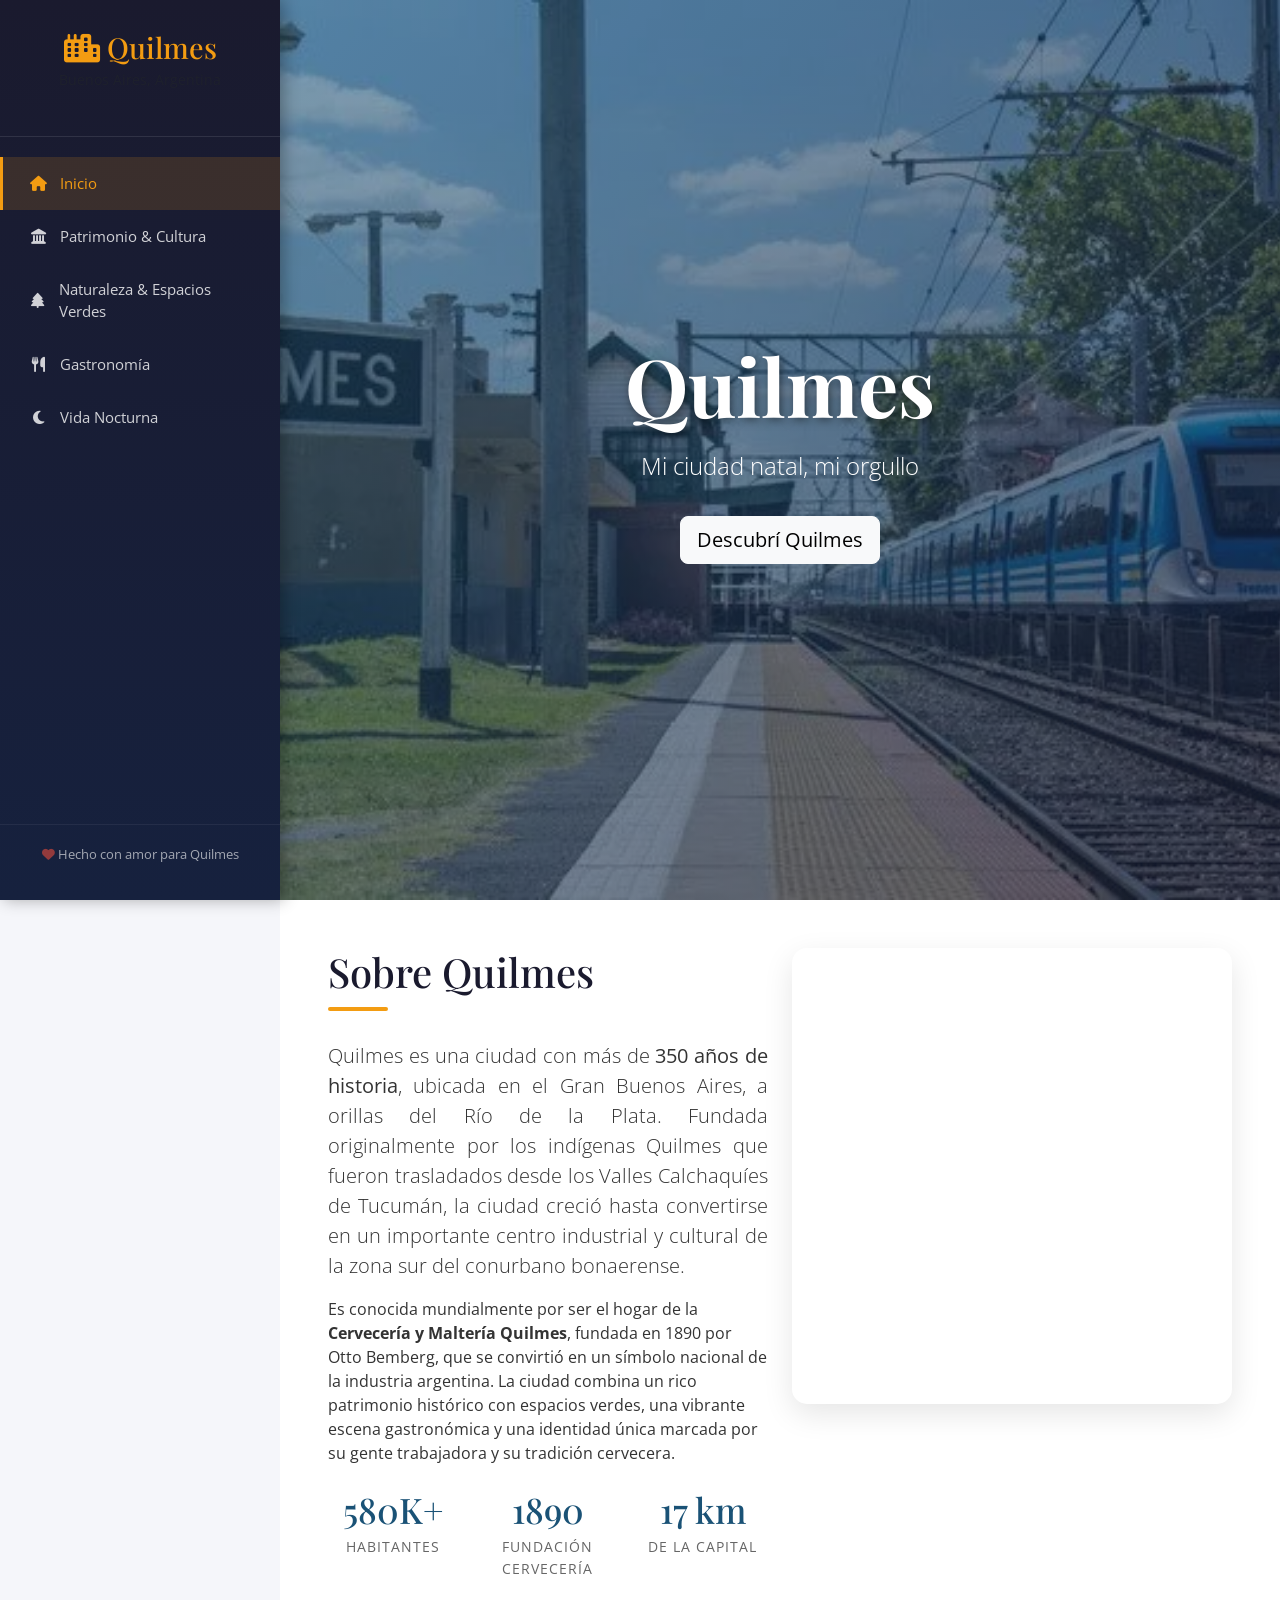
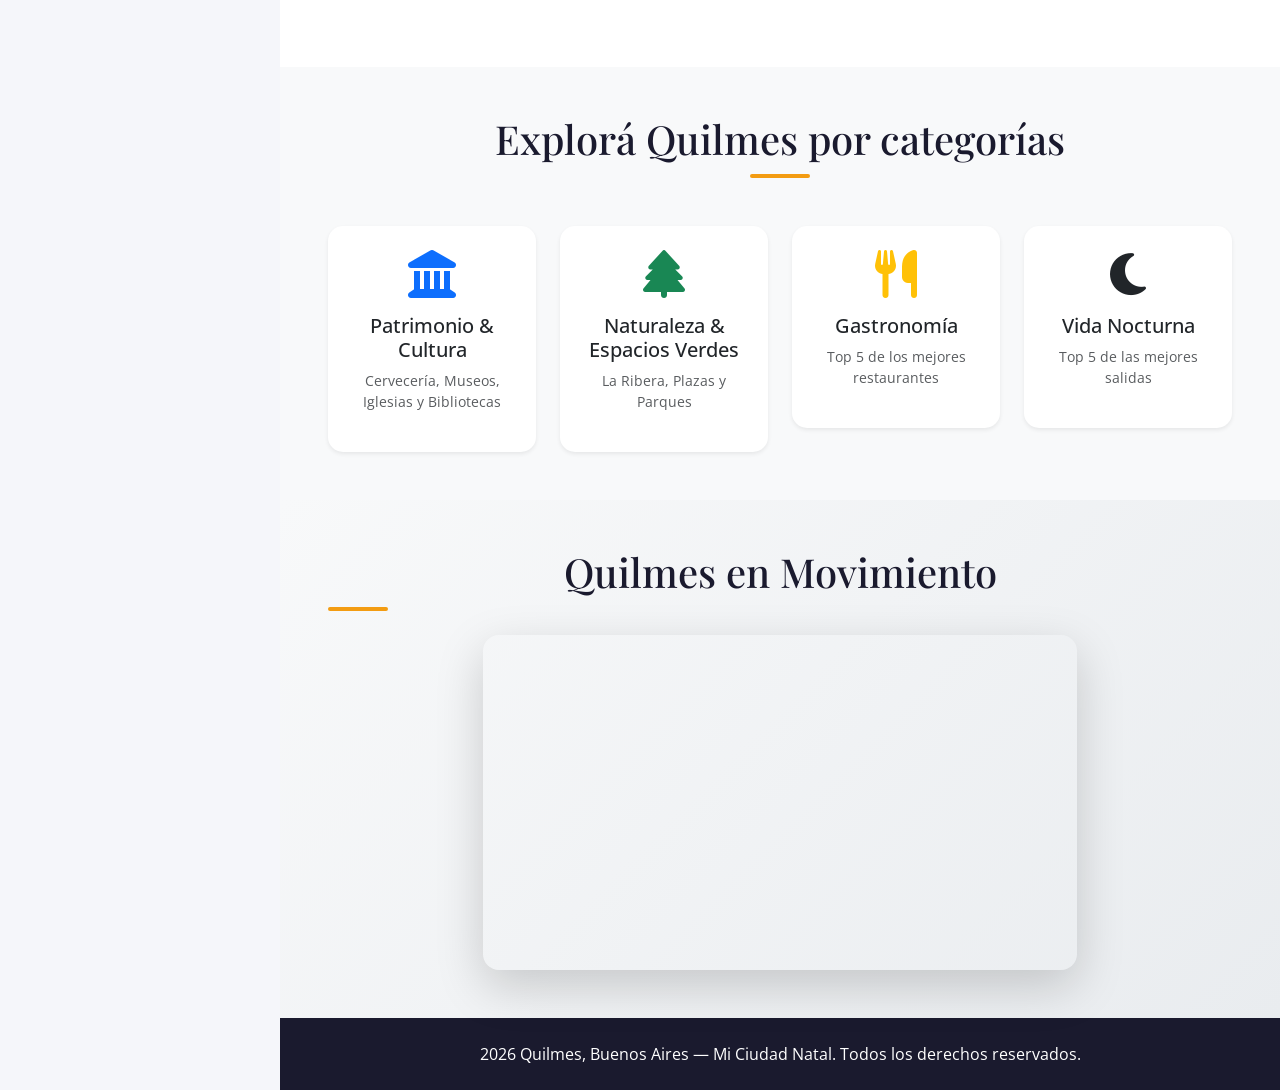
<file: index.html>
<!DOCTYPE html>
<html lang="es">

<head>
    <meta charset="UTF-8">
    <meta name="viewport" content="width=device-width, initial-scale=1.0">
    <link href="https://cdn.jsdelivr.net/npm/bootstrap@5.3.2/dist/css/bootstrap.min.css" rel="stylesheet">
    <link
        href="https://fonts.googleapis.com/css2?family=Playfair+Display:wght@400;700&family=Open+Sans:wght@300;400;600&display=swap"
        rel="stylesheet">
    <link rel="stylesheet" href="https://cdnjs.cloudflare.com/ajax/libs/font-awesome/6.4.0/css/all.min.css">
    <link rel="stylesheet" href="estilo.css">

    <title>Quilmes, Buenos Aires — Mi Ciudad Natal</title>
</head>

<body>
    <div class="envoltura">
        <!-- Botón de menú hamburguesa (solo visible en móvil) -->
        <button class="boton_menu" id="botonMenu" aria-label="Abrir menú">
            <i class="fas fa-bars"></i>
        </button>

        <!-- Overlay para cerrar el menú al tocar fuera -->
        <div class="overlay" id="overlay"></div>

        <!-- Barra Lateral de Navegación -->
        <nav class="barra_lateral" id="barraLateral">
            <div class="encabezado_barra">
                <h2><i class="fas fa-city"></i> Quilmes</h2>
                <p class="text-muted">Buenos Aires, Argentina</p>
            </div>

            <ul class="nav flex-column">
                <li class="nav-item">
                    <a class="nav-link activo" href="index.html">
                        <i class="fas fa-home"></i> Inicio
                    </a>
                </li>
                <li class="nav-item">
                    <a class="nav-link" href="patrimonio.html">
                        <i class="fas fa-landmark"></i> Patrimonio & Cultura
                    </a>
                </li>
                <li class="nav-item">
                    <a class="nav-link" href="naturaleza.html">
                        <i class="fas fa-tree"></i> Naturaleza & Espacios Verdes
                    </a>
                </li>
                <li class="nav-item">
                    <a class="nav-link" href="gastronomia.html">
                        <i class="fas fa-utensils"></i> Gastronomía
                    </a>
                </li>
                <li class="nav-item">
                    <a class="nav-link" href="nocturna.html">
                        <i class="fas fa-moon"></i> Vida Nocturna
                    </a>
                </li>
            </ul>

            <div class="pie_barra">
                <p><i class="fas fa-heart"></i> Hecho con amor para Quilmes</p>
            </div>
        </nav>

        <!-- Contenido Principal -->
        <main class="contenido_principal">
            <!-- Sección Hero -->
            <section class="seccion_hero">
                <div class="capa_superpuesta"></div>
                <div class="contenido_hero">
                    <h1 class="display-3">Quilmes</h1>
                    <p class="lead">Mi ciudad natal, mi orgullo</p>
                    <a href="#conoce" class="btn btn-light btn-lg mt-3">Descubrí Quilmes</a>
                </div>
            </section>

            <!-- Sección de Info -->
            <section id="conoce" class="seccion_info py-5">
                <div class="container-fluid px-5">
                    <div class="row">
                        <div class="col-lg-6 mb-4">
                            <h2 class="titulo_seccion">Sobre Quilmes</h2>
                            <p class="lead texto_justificado">
                                Quilmes es una ciudad con más de <strong>350 años de historia</strong>, ubicada en el
                                Gran Buenos Aires, a orillas del Río de la Plata. Fundada originalmente por los
                                indígenas Quilmes que fueron trasladados desde los Valles Calchaquíes de Tucumán, la
                                ciudad creció hasta convertirse en un importante centro industrial y cultural de la zona
                                sur del conurbano bonaerense.
                            </p>
                            <p>
                                Es conocida mundialmente por ser el hogar de la <strong>Cervecería y Maltería
                                    Quilmes</strong>, fundada en 1890 por Otto Bemberg, que se convirtió en un símbolo
                                nacional de la industria argentina. La ciudad combina un rico patrimonio histórico con
                                espacios verdes, una vibrante escena gastronómica y una identidad única marcada por su
                                gente trabajadora y su tradición cervecera.
                            </p>
                            <div class="estadisticas mt-4">
                                <div class="row text-center">
                                    <div class="col-4">
                                        <h3>580K+</h3>
                                        <p>Habitantes</p>
                                    </div>
                                    <div class="col-4">
                                        <h3>1890</h3>
                                        <p>Fundación Cervecería</p>
                                    </div>
                                    <div class="col-4">
                                        <h3>17 km</h3>
                                        <p>de la Capital</p>
                                    </div>
                                </div>
                            </div>
                        </div>
                        <div class="col-lg-6">
                            <div class="contenedor_mapa">
                                <iframe
                                    src="https://www.google.com/maps/embed?pb=!1m18!1m12!1m3!1d52453.123456789!2d-58.3147!3d-34.7244!2m3!1f0!2f0!3f0!3m2!1i1024!2i768!4f13.1!3m3!1m2!1s0x95a32d55db9f5e6f%3A0x5c5c5c5c5c5c5c5c!2sQuilmes%2C%20Buenos%20Aires%20Province%2C%20Argentina!5e0!3m2!1sen!2sus!4v1699999999999!5m2!1sen!2sus"
                                    width="100%" height="450" style="border:0; border-radius: 15px;" allowfullscreen=""
                                    loading="lazy" referrerpolicy="no-referrer-when-downgrade">
                                </iframe>
                            </div>
                        </div>
                    </div>
                </div>
            </section>

            <!-- Vista previa de Categorías -->
            <section class="categories-preview py-5 bg-light">
                <div class="container-fluid px-5">
                    <h2 class="titulo_seccion text-center mb-5">Explorá Quilmes por categorías</h2>
                    <div class="row g-4">
                        <div class="col-md-3">
                            <a href="patrimonio.html" class="tarjeta_categoria">
                                <div class="card h-100 border-0 shadow-sm">
                                    <div class="card-body text-center py-4">
                                        <i class="fas fa-landmark fa-3x text-primary mb-3"></i>
                                        <h5>Patrimonio & Cultura</h5>
                                            <p class="text-muted small">Cervecería, Museos, Iglesias y Bibliotecas</p>
                                    </div>
                                </div>
                            </a>
                        </div>
                        <div class="col-md-3">
                            <a href="naturaleza.html" class="tarjeta_categoria">
                                <div class="card h-100 border-0 shadow-sm">
                                    <div class="card-body text-center py-4">
                                        <i class="fas fa-tree fa-3x text-success mb-3"></i>
                                        <h5>Naturaleza & Espacios Verdes</h5>
                                            <p class="text-muted small">La Ribera, Plazas y Parques</p>
                                    </div>
                                </div>
                            </a>
                        </div>
                        <div class="col-md-3">
                            <a href="gastronomia.html" class="tarjeta_categoria">
                                <div class="card h-100 border-0 shadow-sm">
                                    <div class="card-body text-center py-4">
                                        <i class="fas fa-utensils fa-3x text-warning mb-3"></i>
                                        <h5>Gastronomía</h5>
                                            <p class="text-muted small">Top 5 de los mejores restaurantes</p>
                                    </div>
                                </div>
                            </a>
                        </div>
                        <div class="col-md-3">
                            <a href="nocturna.html" class="tarjeta_categoria">
                                <div class="card h-100 border-0 shadow-sm">
                                    <div class="card-body text-center py-4">
                                        <i class="fas fa-moon fa-3x text-dark mb-3"></i>
                                        <h5>Vida Nocturna</h5>
                                            <p class="text-muted small">Top 5 de las mejores salidas</p>
                                    </div>
                                </div>
                            </a>
                        </div>
                    </div>
                </div>
            </section>

            <!-- Sección de Video -->
            <section class="seccion_video py-5">
                <div class="container-fluid px-5 text-center">
                    <h2 class="titulo_seccion mb-4">Quilmes en Movimiento</h2>
                    <div class="row justify-content-center">
                        <div class="col-lg-8">
                            <div class="ratio ratio-16x9 shadow-lg rounded-4 overflow-hidden">
                                
                                <iframe src="https://www.youtube.com/embed/tXHFf7adKE0" title="Quilmes - Mi Ciudad"
                                    allow="accelerometer; autoplay; clipboard-write; encrypted-media; gyroscope; picture-in-picture"
                                    allowfullscreen>
                                </iframe>
                            </div>
                            
                        </div>
                    </div>
                </div>
            </section>

            <!-- Pie de Página -->
            <footer class="pie_pagina py-4 bg-dark text-white text-center">
                <div class="container">
                    <p class="mb-0"> 2026 Quilmes, Buenos Aires — Mi Ciudad Natal. Todos los derechos reservados.</p>
                </div>
            </footer>
        </main>
    </div>

    <script src="https://cdn.jsdelivr.net/npm/bootstrap@5.3.2/dist/js/bootstrap.bundle.min.js"></script>
    
    <script>
        // Menú hamburguesa
        const botonMenu = document.getElementById('botonMenu');
        const barraLateral = document.getElementById('barraLateral');
        const overlay = document.getElementById('overlay');

        function abrirMenu() {
            barraLateral.classList.add('mostrada');
            overlay.classList.add('activo');
            document.body.style.overflow = 'hidden';
        }

        function cerrarMenu() {
            barraLateral.classList.remove('mostrada');
            overlay.classList.remove('activo');
            document.body.style.overflow = '';
        }

        botonMenu.addEventListener('click', function() {
            if (barraLateral.classList.contains('mostrada')) {
                cerrarMenu();
            } else {
                abrirMenu();
            }
        });

        overlay.addEventListener('click', cerrarMenu);

        // Cerrar menú al hacer clic en un enlace (en móvil)
        document.querySelectorAll('.barra_lateral .nav-link').forEach(function(enlace) {
            enlace.addEventListener('click', function() {
                if (window.innerWidth <= 991) {
                    cerrarMenu();
                }
            });
        });

        // Cerrar menú con la tecla Escape
        document.addEventListener('keydown', function(e) {
            if (e.key === 'Escape' && barraLateral.classList.contains('mostrada')) {
                cerrarMenu();
            }
        });
    </script>

</body>

</html>
</file>
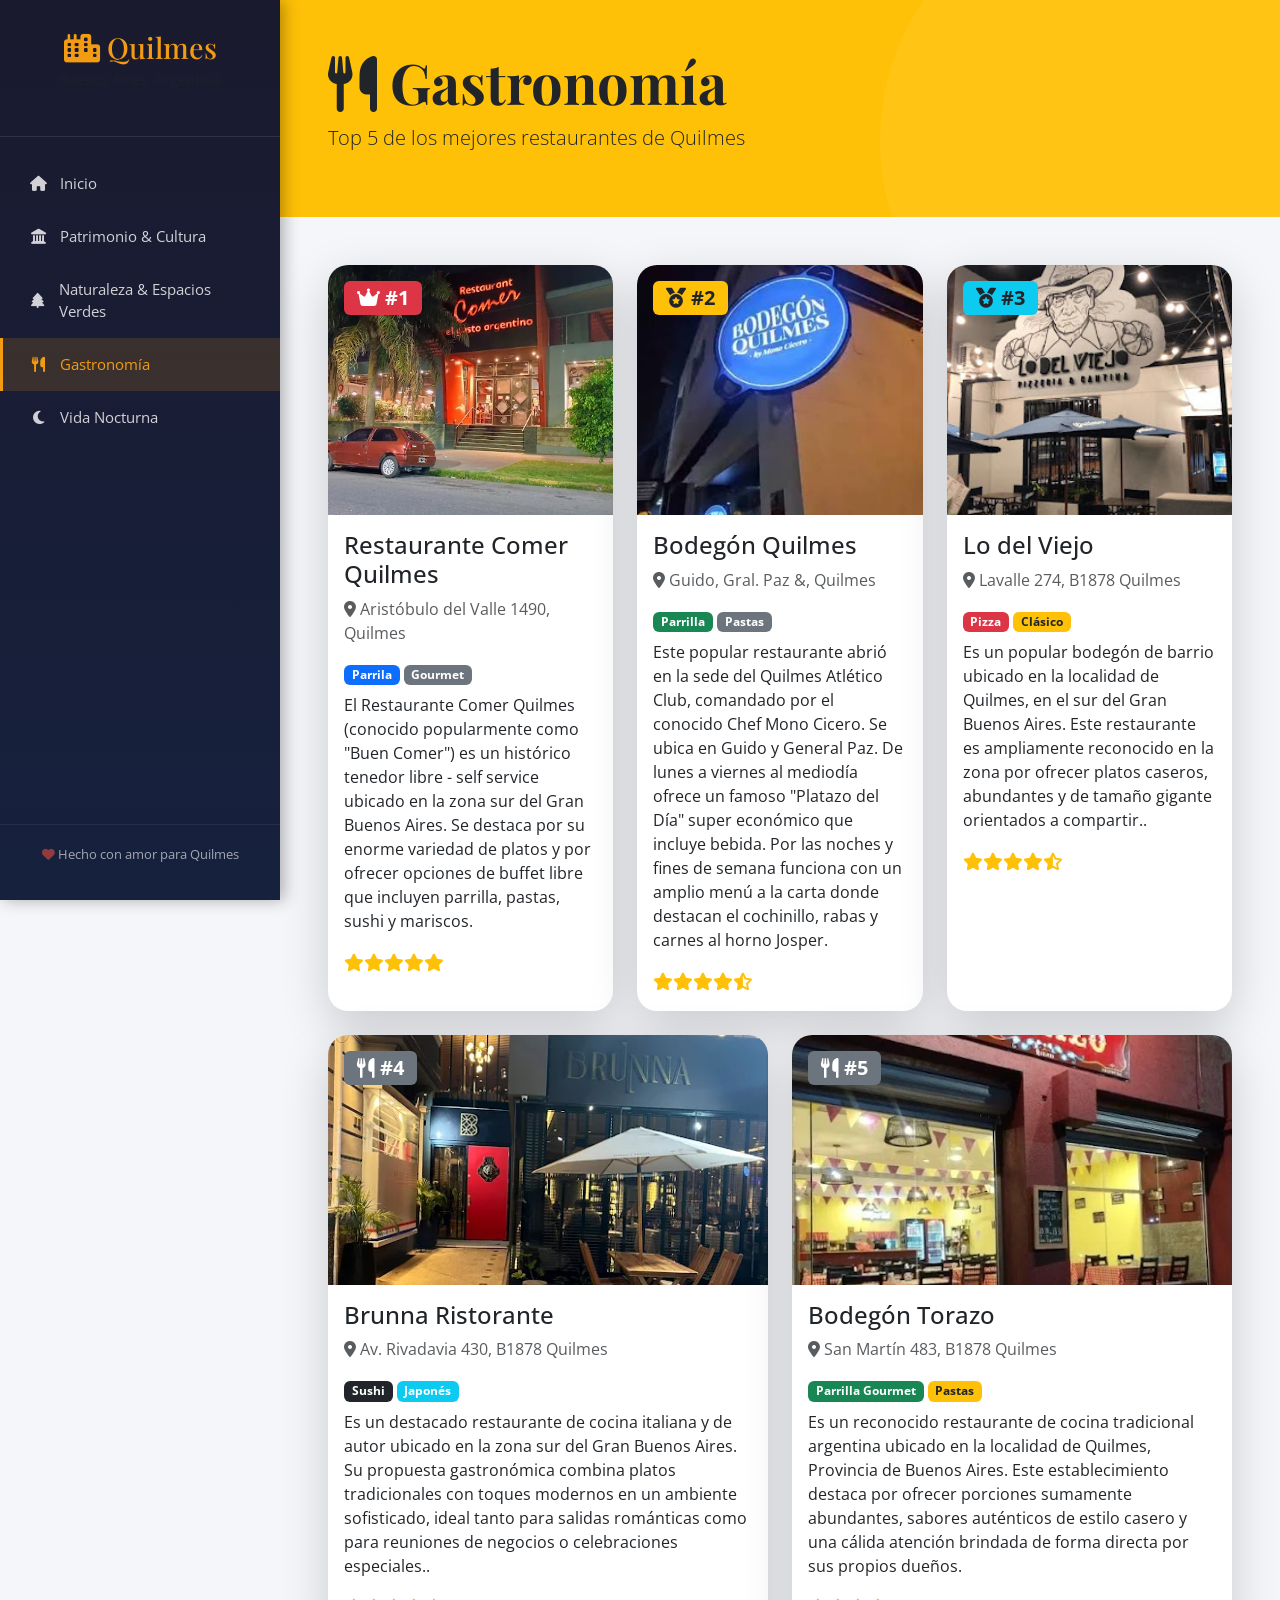
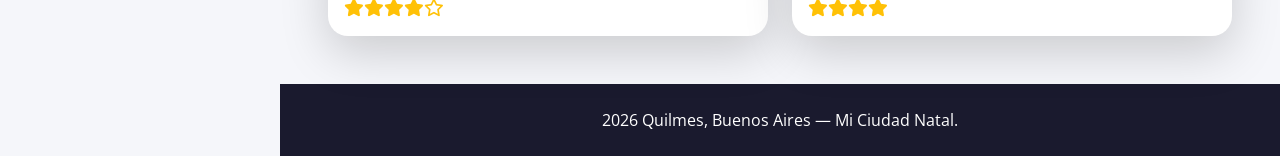
<file: gastronomia.html>
<!DOCTYPE html>
<html lang="en">

<head>
    <meta charset="UTF-8">
    <meta name="viewport" content="width=device-width, initial-scale=1.0">
    <link href="https://cdn.jsdelivr.net/npm/bootstrap@5.3.2/dist/css/bootstrap.min.css" rel="stylesheet">
    <link
        href="https://fonts.googleapis.com/css2?family=Playfair+Display:wght@400;700&family=Open+Sans:wght@300;400;600&display=swap"
        rel="stylesheet">
    <link rel="stylesheet" href="https://cdnjs.cloudflare.com/ajax/libs/font-awesome/6.4.0/css/all.min.css">
    <link rel="stylesheet" href="estilo.css">

    <title>Gastronomía</title>
</head>

<body>
    <div class="envoltura">
        <!-- Botón de menú hamburguesa (solo visible en móvil) -->
        <button class="boton_menu" id="botonMenu" aria-label="Abrir menú">
            <i class="fas fa-bars"></i>
        </button>

        <!-- Overlay para cerrar el menú al tocar fuera -->
        <div class="overlay" id="overlay"></div>

        <nav class="barra_lateral" id="barraLateral">
            <div class="encabezado_barra">
                <h2><i class="fas fa-city"></i> Quilmes</h2>
                <p class="text-muted">Buenos Aires, Argentina</p>
            </div>
            <ul class="nav flex-column">
                <li class="nav-item"><a class="nav-link " href="index.html"><i class="fas fa-home"></i> Inicio</a></li>
                <li class="nav-item"><a class="nav-link" href="patrimonio.html"><i class="fas fa-landmark"></i>
                        Patrimonio & Cultura</a></li>
                <li class="nav-item"><a class="nav-link" href="naturaleza.html"><i class="fas fa-tree"></i> Naturaleza &
                        Espacios Verdes</a></li>
                <li class="nav-item"><a class="nav-link activo" href="gastronomia.html"><i class="fas fa-utensils"></i>
                        Gastronomía</a></li>
                <li class="nav-item"><a class="nav-link" href="nocturna.html"><i class="fas fa-moon"></i> Vida
                        Nocturna</a></li>
            </ul>
            <div class="pie_barra">
                <p><i class="fas fa-heart"></i> Hecho con amor para Quilmes</p>
            </div>
        </nav>

        <main class="contenido_principal">
            <div class="encabezado_pagina py-5 bg-warning text-dark">
                <div class="container-fluid px-5">
                    <h1 class="display-4"><i class="fas fa-utensils"></i> Gastronomía</h1>
                    <p class="lead">Top 5 de los mejores restaurantes de Quilmes</p>
                </div>
            </div>

            <div class="container-fluid px-5 py-5">
                <div class="row g-4">
                    <!-- Top 1 -->
                    <div class="col-md-6 col-lg-4">
                        <div class="card tarjeta_restaurante h-100 border-0 shadow-lg">
                            <div class="position-relative">
                                <img src="img/restaurante comer quilmes.webp" class="card-img-top" alt="Restaurante"
                                    style="height: 250px; object-fit: cover;">
                                <div class="position-absolute top-0 start-0 m-3">
                                    <span class="badge bg-danger fs-5"><i class="fas fa-crown"></i> #1</span>
                                </div>
                            </div>
                            <div class="card-body">
                                <h4 class="card-title">Restaurante Comer Quilmes</h4>
                                <p class="text-muted">
                                    <a href="https://www.google.com/maps/search/?api=1&query=Restaurante+Comer+Quilmes,+Aristóbulo+del+Valle+1490,+Quilmes,+Argentina"
                                        target="_blank" rel="noopener noreferrer"
                                        class="text-decoration-none text-muted">
                                        <i class="fas fa-map-marker-alt"></i> Aristóbulo del Valle 1490, Quilmes
                                    </a>
                                </p>
                                <div class="mb-2">
                                    <span class="badge bg-primary">Parrila</span>
                                    <span class="badge bg-secondary">Gourmet</span>
                                </div>
                                <p class="card-text">El Restaurante Comer Quilmes (conocido
                                    popularmente como "Buen Comer") es un histórico tenedor libre - self service ubicado
                                    en la zona sur del Gran Buenos Aires. Se destaca por su enorme variedad de platos y
                                    por ofrecer opciones de buffet libre que incluyen parrilla, pastas, sushi y
                                    mariscos.</p>
                                <div class="valoracion text-warning">
                                    <i class="fas fa-star"></i><i class="fas fa-star"></i><i class="fas fa-star"></i><i
                                        class="fas fa-star"></i><i class="fas fa-star"></i>
                                </div>
                            </div>
                        </div>
                    </div>

                    <!-- Top 2 -->
                    <div class="col-md-6 col-lg-4">
                        <div class="card tarjeta_restaurante h-100 border-0 shadow-lg">
                            <div class="position-relative">
                                <img src="img/bodegon portada.jfif" class="card-img-top" alt="Restaurante"
                                    style="height: 250px; object-fit: cover;">
                                <div class="position-absolute top-0 start-0 m-3">
                                    <span class="badge bg-warning text-dark fs-5"><i class="fas fa-medal"></i> #2</span>
                                </div>
                            </div>
                            <div class="card-body">
                                <h4 class="card-title">Bodegón Quilmes</h4>
                                <p class="text-muted">
                                    <a href="https://www.google.com/maps/search/?api=1&query=Bodegón+Quilmes,+Guido+y+Gral.+Paz,+Quilmes,+Argentina"
                                        target="_blank" rel="noopener noreferrer"
                                        class="text-decoration-none text-muted">
                                        <i class="fas fa-map-marker-alt"></i> Guido, Gral. Paz &, Quilmes
                                    </a>
                                </p>
                                <div class="mb-2">
                                    <span class="badge bg-success">Parrilla</span>
                                    <span class="badge bg-secondary">Pastas</span>
                                </div>
                                <p class="card-text">Este popular restaurante abrió en la sede del Quilmes Atlético
                                    Club, comandado por el conocido Chef Mono Cicero. Se ubica en Guido y General Paz.
                                    De lunes a viernes al mediodía ofrece un famoso "Platazo del Día" super económico
                                    que incluye bebida. Por las noches y fines de semana funciona con un amplio menú a
                                    la carta donde destacan el cochinillo, rabas y carnes al horno Josper.</p>
                                <div class="valoracion text-warning">
                                    <i class="fas fa-star"></i><i class="fas fa-star"></i><i class="fas fa-star"></i><i
                                        class="fas fa-star"></i><i class="fas fa-star-half-alt"></i>
                                </div>
                            </div>
                        </div>
                    </div>

                    <!-- Top 3 -->
                    <div class="col-md-6 col-lg-4">
                        <div class="card tarjeta_restaurante h-100 border-0 shadow-lg">
                            <div class="position-relative">
                                <img src="img/Lo del viejo.jfif" class="card-img-top" alt="Restaurante"
                                    style="height: 250px; object-fit: cover;">
                                <div class="position-absolute top-0 start-0 m-3">
                                    <span class="badge bg-info text-dark fs-5"><i class="fas fa-medal"></i> #3</span>
                                </div>
                            </div>
                            <div class="card-body">
                                <h4 class="card-title">Lo del Viejo</h4>
                                <p class="text-muted">
                                    <a href="https://www.google.com/maps/search/?api=1&query=Lo+del+Viejo,+Lavalle+274,+Quilmes,+Argentina"
                                        target="_blank" rel="noopener noreferrer"
                                        class="text-decoration-none text-muted">
                                        <i class="fas fa-map-marker-alt"></i> Lavalle 274, B1878 Quilmes
                                    </a>
                                </p>
                                <div class="mb-2">
                                    <span class="badge bg-danger">Pizza</span>
                                    <span class="badge bg-warning text-dark">Clásico</span>
                                </div>
                                <p class="card-text">Es un popular bodegón de barrio ubicado en la localidad de Quilmes,
                                    en el sur del Gran Buenos Aires. Este restaurante es ampliamente reconocido en la
                                    zona por ofrecer platos caseros, abundantes y de tamaño gigante orientados a
                                    compartir..</p>
                                <div class="valoracion text-warning">
                                    <i class="fas fa-star"></i><i class="fas fa-star"></i><i class="fas fa-star"></i><i
                                        class="fas fa-star"></i><i class="fas fa-star-half-alt"></i>
                                </div>
                            </div>
                        </div>
                    </div>

                    <!-- Top 4 -->
                    <div class="col-md-6 col-lg-6">
                        <div class="card tarjeta_restaurante h-100 border-0 shadow-lg">
                            <div class="position-relative">
                                <img src="img/brunna.webp" class="card-img-top" alt="Restaurante"
                                    style="height: 250px; object-fit: cover;">
                                <div class="position-absolute top-0 start-0 m-3">
                                    <span class="badge bg-secondary fs-5"><i class="fas fa-utensils"></i> #4</span>
                                </div>
                            </div>
                            <div class="card-body">
                                <h4 class="card-title">Brunna Ristorante</h4>
                                <p class="text-muted">
                                    <a href="https://www.google.com/maps/search/?api=1&query=Brunna+Ristorante,+Av.+Rivadavia+430,+Quilmes,+Argentina"
                                        target="_blank" rel="noopener noreferrer"
                                        class="text-decoration-none text-muted">
                                        <i class="fas fa-map-marker-alt"></i> Av. Rivadavia 430, B1878 Quilmes
                                    </a>
                                </p>
                                <div class="mb-2">
                                    <span class="badge bg-dark">Sushi</span>
                                    <span class="badge bg-info">Japonés</span>
                                </div>
                                <p class="card-text"> Es un destacado restaurante de cocina italiana y de autor ubicado
                                    en la zona sur del Gran Buenos Aires. Su propuesta gastronómica combina platos
                                    tradicionales con toques modernos en un ambiente sofisticado, ideal tanto para
                                    salidas románticas como para reuniones de negocios o celebraciones especiales..</p>
                                <div class="valoracion text-warning">
                                    <i class="fas fa-star"></i><i class="fas fa-star"></i><i class="fas fa-star"></i><i
                                        class="fas fa-star"></i><i class="far fa-star"></i>
                                </div>
                            </div>
                        </div>
                    </div>

                    <!-- Top 5 -->
                    <div class="col-md-6 col-lg-6">
                        <div class="card tarjeta_restaurante h-100 border-0 shadow-lg">
                            <div class="position-relative">
                                <img src="img/torazo.webp" class="card-img-top" alt="Restaurante"
                                    style="height: 250px; object-fit: cover;">
                                <div class="position-absolute top-0 start-0 m-3">
                                    <span class="badge bg-secondary fs-5"><i class="fas fa-utensils"></i> #5</span>
                                </div>
                            </div>
                            <div class="card-body">
                                <h4 class="card-title">Bodegón Torazo</h4>
                                <p class="text-muted">
                                    <a href="https://www.google.com/maps/search/?api=1&query=Bodegón+Torazo,+San+Martín+483,+Quilmes,+Argentina"
                                        target="_blank" rel="noopener noreferrer"
                                        class="text-decoration-none text-muted">
                                        <i class="fas fa-map-marker-alt"></i> San Martín 483, B1878 Quilmes
                                    </a>
                                </p>
                                <div class="mb-2">
                                    <span class="badge bg-success">Parrilla Gourmet</span>
                                    <span class="badge bg-warning text-dark">Pastas</span>
                                </div>
                                <p class="card-text">Es un reconocido restaurante de cocina tradicional argentina
                                    ubicado en la localidad de Quilmes, Provincia de Buenos Aires. Este establecimiento
                                    destaca por ofrecer porciones sumamente abundantes, sabores auténticos de estilo
                                    casero y una cálida atención brindada de forma directa por sus propios dueños.</p>
                                <div class="valoracion text-warning">
                                    <i class="fas fa-star"></i><i class="fas fa-star"></i><i class="fas fa-star"></i><i
                                        class="fas fa-star"></i>
                                </div>
                            </div>
                        </div>
                    </div>
                </div>
            </div>

            <footer class="pie_pagina py-4 bg-dark text-white text-center">
                <div class="container">
                    <p class="mb-0"> 2026 Quilmes, Buenos Aires — Mi Ciudad Natal.</p>
                </div>
            </footer>
        </main>
    </div>
    <script src="https://cdn.jsdelivr.net/npm/bootstrap@5.3.2/dist/js/bootstrap.bundle.min.js"></script>
    <script>
        // Menú hamburguesa
        const botonMenu = document.getElementById('botonMenu');
        const barraLateral = document.getElementById('barraLateral');
        const overlay = document.getElementById('overlay');

        function abrirMenu() {
            barraLateral.classList.add('mostrada');
            overlay.classList.add('activo');
            document.body.style.overflow = 'hidden';
        }

        function cerrarMenu() {
            barraLateral.classList.remove('mostrada');
            overlay.classList.remove('activo');
            document.body.style.overflow = '';
        }

        botonMenu.addEventListener('click', function () {
            if (barraLateral.classList.contains('mostrada')) {
                cerrarMenu();
            } else {
                abrirMenu();
            }
        });

        overlay.addEventListener('click', cerrarMenu);

        // Cerrar menú al hacer clic en un enlace (en móvil)
        document.querySelectorAll('.barra_lateral .nav-link').forEach(function (enlace) {
            enlace.addEventListener('click', function () {
                if (window.innerWidth <= 991) {
                    cerrarMenu();
                }
            });
        });

        // Cerrar menú con la tecla Escape
        document.addEventListener('keydown', function (e) {
            if (e.key === 'Escape' && barraLateral.classList.contains('mostrada')) {
                cerrarMenu();
            }
        });
    </script>

</body>

</html>
</file>
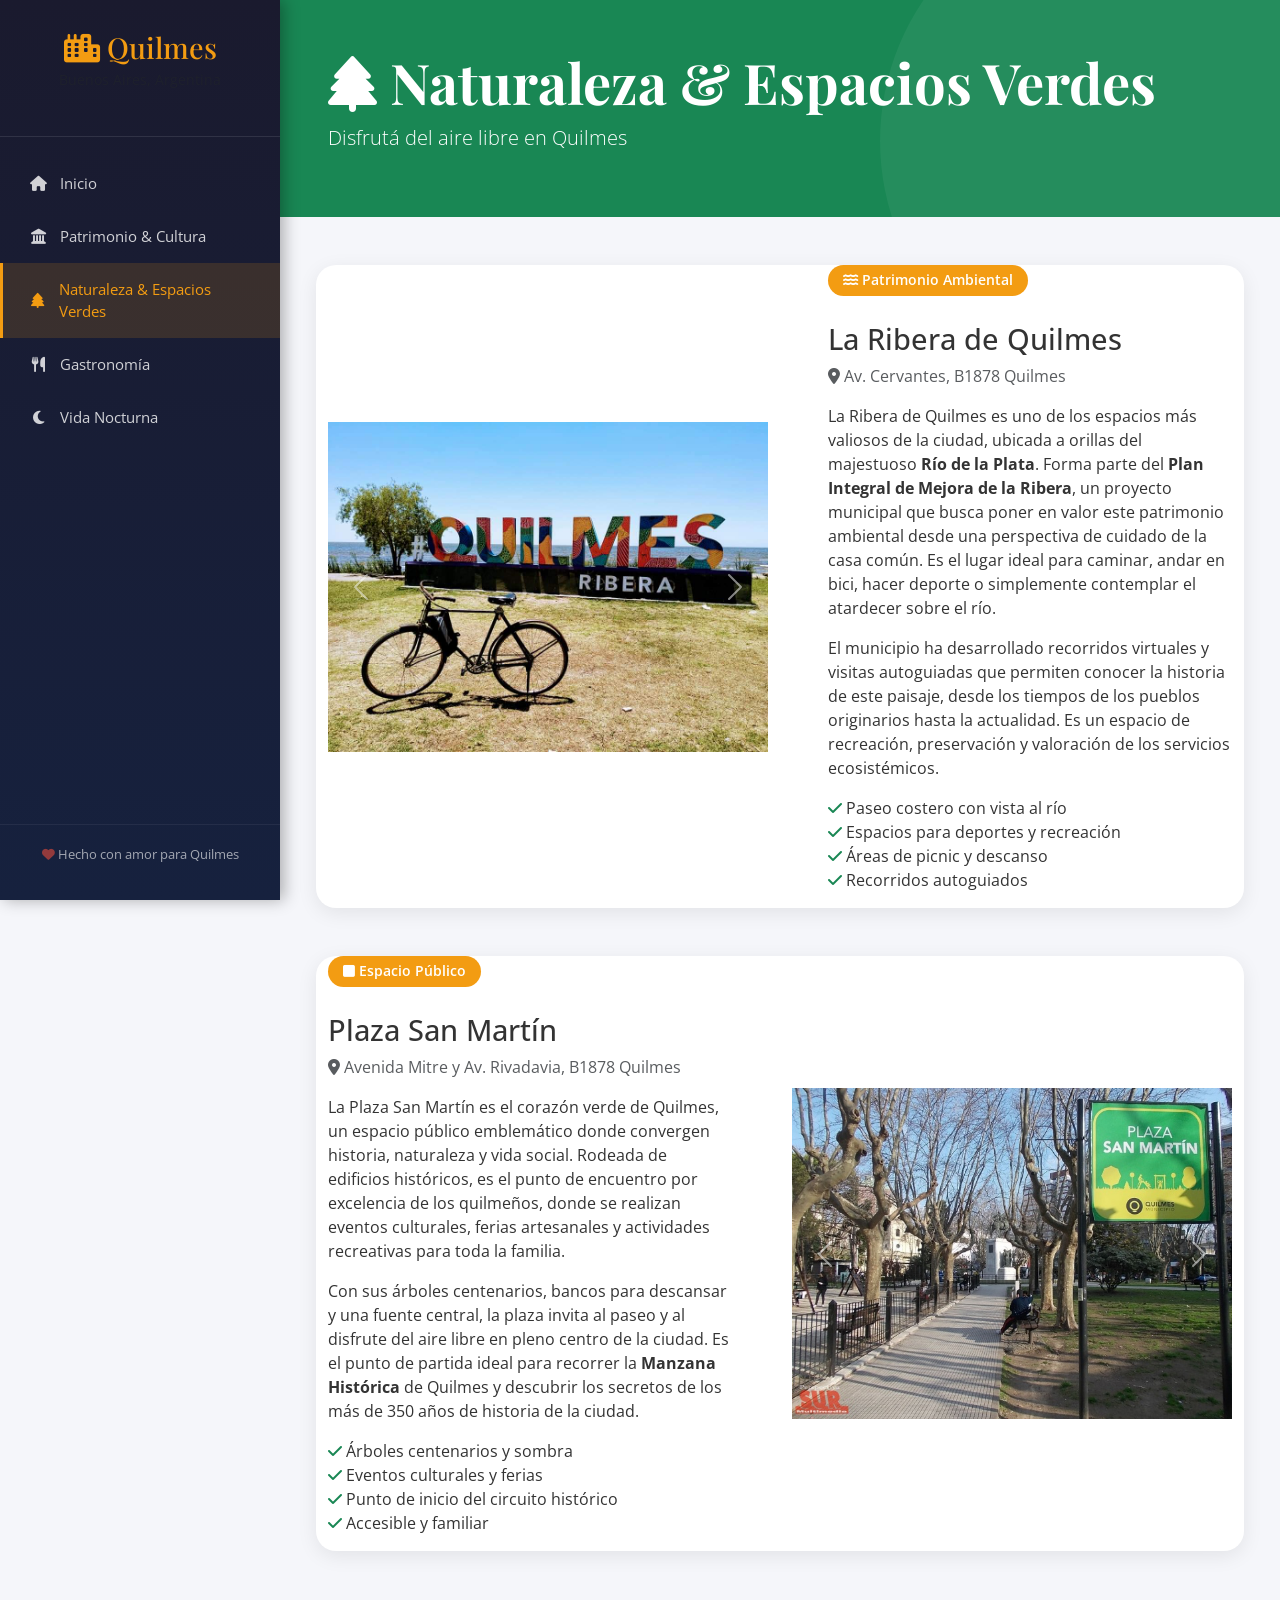
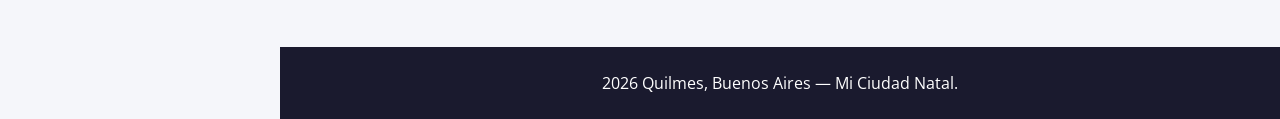
<file: naturaleza.html>
<!DOCTYPE html>
<html lang="en">

<head>
    <meta charset="UTF-8">
    <meta name="viewport" content="width=device-width, initial-scale=1.0">
    <link href="https://cdn.jsdelivr.net/npm/bootstrap@5.3.2/dist/css/bootstrap.min.css" rel="stylesheet">
    <link
        href="https://fonts.googleapis.com/css2?family=Playfair+Display:wght@400;700&family=Open+Sans:wght@300;400;600&display=swap"
        rel="stylesheet">
    <link rel="stylesheet" href="https://cdnjs.cloudflare.com/ajax/libs/font-awesome/6.4.0/css/all.min.css">
    <link rel="stylesheet" href="estilo.css">

    <title>Naturaleza</title>
</head>

<body>
    <div class="envoltura">
        <!-- Botón de menú hamburguesa (solo visible en móvil) -->
        <button class="boton_menu" id="botonMenu" aria-label="Abrir menú">
            <i class="fas fa-bars"></i>
        </button>

        <!-- Overlay para cerrar el menú al tocar fuera -->
        <div class="overlay" id="overlay"></div>

        <nav class="barra_lateral" id="barraLateral">
            <div class="encabezado_barra">
                <h2><i class="fas fa-city"></i> Quilmes</h2>
                <p class="text-muted">Buenos Aires, Argentina</p>
            </div>
            <ul class="nav flex-column">
                <li class="nav-item"><a class="nav-link" href="index.html"><i class="fas fa-home"></i> Inicio</a></li>
                <li class="nav-item"><a class="nav-link" href="patrimonio.html"><i class="fas fa-landmark"></i>
                        Patrimonio & Cultura</a></li>
                <li class="nav-item"><a class="nav-link activo" href="naturaleza.html"><i class="fas fa-tree"></i>
                        Naturaleza & Espacios Verdes</a></li>
                <li class="nav-item"><a class="nav-link" href="gastronomia.html"><i class="fas fa-utensils"></i>
                        Gastronomía</a></li>
                <li class="nav-item"><a class="nav-link" href="nocturna.html"><i class="fas fa-moon"></i> Vida
                        Nocturna</a></li>
            </ul>
            <div class="pie_barra">
                <p><i class="fas fa-heart"></i> Hecho con amor para Quilmes</p>
            </div>
        </nav>

        <main class="contenido_principal">
            <div class="encabezado_pagina py-5 bg-success text-white">
                <div class="container-fluid px-5">
                    <h1 class="display-4"><i class="fas fa-tree"></i> Naturaleza & Espacios Verdes</h1>
                    <p class="lead">Disfrutá del aire libre en Quilmes</p>
                </div>
            </div>

            <div class="container-fluid px-5 py-5">
                <!-- La Ribera de Quilmes -->
                <div class="row mb-5 align-items-center tarjeta_atraccion">
                    <div class="col-lg-6">
                        <div id="carrusel_ribera" class="carousel slide shadow rounded-4 overflow-hidden"
                            data-bs-ride="carousel">
                            <div class="carousel-inner">
                                <div class="carousel-item active">
                                    <img src="img/portada ribera quilmes.jpg" class="d-block w-100" alt="Ribera Quilmes"
                                        style="height: 400px; object-fit: cover;">
                                </div>
                                <div class="carousel-item">
                                    <img src="img/foto pasarella.jpg" class="d-block w-100" alt="foto pasarella"
                                        style="height: 400px; object-fit: cover;">
                                </div>
                                <div class="carousel-item">
                                    <img src="img/foto rio.jpeg" class="d-block w-100" alt="Paseo costero"
                                        style="height: 400px; object-fit: cover;">
                                </div>
                            </div>
                            <button class="carousel-control-prev" type="button" data-bs-target="#carrusel_ribera"
                                data-bs-slide="prev">
                                <span class="carousel-control-prev-icon"></span>
                            </button>
                            <button class="carousel-control-next" type="button" data-bs-target="#carrusel_ribera"
                                data-bs-slide="next">
                                <span class="carousel-control-next-icon"></span>
                            </button>
                        </div>
                    </div>
                    <div class="col-lg-6 ps-lg-5">
                        <div class="etiqueta_atraccion"><i class="fas fa-water"></i> Patrimonio Ambiental</div>
                        <h2 class="mt-3">La Ribera de Quilmes</h2>
                        <p class="text-muted">
                            <a href="https://www.google.com/maps/search/?api=1&query=La+Ribera+de+Quilmes,+Av.+Cervantes,+Quilmes,+Argentina"
                                target="_blank" rel="noopener noreferrer" class="text-decoration-none text-muted">
                                <i class="fas fa-map-marker-alt"></i> Av. Cervantes, B1878 Quilmes
                            </a>
                        </p>
                        <p>
                            La Ribera de Quilmes es uno de los espacios más valiosos de la ciudad, ubicada a orillas del
                            majestuoso <strong>Río de la Plata</strong>. Forma parte del <strong>Plan Integral de Mejora
                                de la Ribera</strong>, un proyecto municipal que busca poner en valor este patrimonio
                            ambiental desde una perspectiva de cuidado de la casa común. Es el lugar ideal para caminar,
                            andar en bici, hacer deporte o simplemente contemplar el atardecer sobre el río.
                        </p>
                        <p>
                            El municipio ha desarrollado recorridos virtuales y visitas autoguiadas que permiten conocer
                            la historia de este paisaje, desde los tiempos de los pueblos originarios hasta la
                            actualidad. Es un espacio de recreación, preservación y valoración de los servicios
                            ecosistémicos.
                        </p>
                        <ul class="list-unstyled">
                            <li><i class="fas fa-check text-success"></i> Paseo costero con vista al río</li>
                            <li><i class="fas fa-check text-success"></i> Espacios para deportes y recreación</li>
                            <li><i class="fas fa-check text-success"></i> Áreas de picnic y descanso</li>
                            <li><i class="fas fa-check text-success"></i> Recorridos autoguiados</li>
                        </ul>
                    </div>
                </div>

                <!-- Plaza San Martín -->
                <div class="row mb-5 align-items-center tarjeta_atraccion flex-row-reverse">
                    <div class="col-lg-6">
                        <div id="carrusel_plaza" class="carousel slide shadow rounded-4 overflow-hidden"
                            data-bs-ride="carousel">
                            <div class="carousel-inner">
                                <div class="carousel-item active">
                                    <img src="img/plaza portada.jpg" class="d-block w-100" alt="Plaza San Martín"
                                        style="height: 400px; object-fit: cover;">
                                </div>
                                <div class="carousel-item">
                                    <img src="img/plaza monumento.jpeg" class="d-block w-100" alt="Monumento plaza"
                                        style="height: 400px; object-fit: cover;">
                                </div>
                                <div class="carousel-item">
                                    <img src="img/plaza artesanos.jpg" class="d-block w-100" alt="Artesanos plaza"
                                        style="height: 400px; object-fit: cover;">
                                </div>
                                <div class="carousel-item">
                                    <img src="img/plaza juegos.jfif" class="d-block w-100" alt="Juegos plaza"
                                        style="height: 400px; object-fit: cover;">
                                </div>
                            </div>
                            <button class="carousel-control-prev" type="button" data-bs-target="#carrusel_plaza"
                                data-bs-slide="prev">
                                <span class="carousel-control-prev-icon"></span>
                            </button>
                            <button class="carousel-control-next" type="button" data-bs-target="#carrusel_plaza"
                                data-bs-slide="next">
                                <span class="carousel-control-next-icon"></span>
                            </button>
                        </div>
                    </div>
                    <div class="col-lg-6 pe-lg-5">
                        <div class="etiqueta_atraccion"><i class="fas fa-square"></i> Espacio Público</div>
                        <h2 class="mt-3">Plaza San Martín</h2>
                        <p class="text-muted">
                            <a href="https://www.google.com/maps/search/?api=1&query=Plaza+San+Martín+Quilmes,+Avenida+Mitre+y+Av.+Rivadavia,+Quilmes,+Argentina"
                                target="_blank" rel="noopener noreferrer" class="text-decoration-none text-muted">
                                <i class="fas fa-map-marker-alt"></i> Avenida Mitre y Av. Rivadavia, B1878 Quilmes
                            </a>
                        </p>
                        <p>
                            La Plaza San Martín es el corazón verde de Quilmes, un espacio público emblemático donde
                            convergen historia, naturaleza y vida social. Rodeada de edificios históricos, es el punto
                            de encuentro por excelencia de los quilmeños, donde se realizan eventos culturales, ferias
                            artesanales y actividades recreativas para toda la familia.
                        </p>
                        <p>
                            Con sus árboles centenarios, bancos para descansar y una fuente central, la plaza invita al
                            paseo y al disfrute del aire libre en pleno centro de la ciudad. Es el punto de partida
                            ideal para recorrer la <strong>Manzana Histórica</strong> de Quilmes y descubrir los
                            secretos de los más de 350 años de historia de la ciudad.
                        </p>
                        <ul class="list-unstyled">
                            <li><i class="fas fa-check text-success"></i> Árboles centenarios y sombra</li>
                            <li><i class="fas fa-check text-success"></i> Eventos culturales y ferias</li>
                            <li><i class="fas fa-check text-success"></i> Punto de inicio del circuito histórico</li>
                            <li><i class="fas fa-check text-success"></i> Accesible y familiar</li>
                        </ul>
                    </div>
                </div>
            </div>

            <footer class="pie_pagina py-4 bg-dark text-white text-center">
                <div class="container">
                    <p class="mb-0"> 2026 Quilmes, Buenos Aires — Mi Ciudad Natal.</p>
                </div>
            </footer>
        </main>
    </div>
    <script src="https://cdn.jsdelivr.net/npm/bootstrap@5.3.2/dist/js/bootstrap.bundle.min.js"></script>
    <script>
        // Menú hamburguesa
        const botonMenu = document.getElementById('botonMenu');
        const barraLateral = document.getElementById('barraLateral');
        const overlay = document.getElementById('overlay');

        function abrirMenu() {
            barraLateral.classList.add('mostrada');
            overlay.classList.add('activo');
            document.body.style.overflow = 'hidden';
        }

        function cerrarMenu() {
            barraLateral.classList.remove('mostrada');
            overlay.classList.remove('activo');
            document.body.style.overflow = '';
        }

        botonMenu.addEventListener('click', function () {
            if (barraLateral.classList.contains('mostrada')) {
                cerrarMenu();
            } else {
                abrirMenu();
            }
        });

        overlay.addEventListener('click', cerrarMenu);

        // Cerrar menú al hacer clic en un enlace (en móvil)
        document.querySelectorAll('.barra_lateral .nav-link').forEach(function (enlace) {
            enlace.addEventListener('click', function () {
                if (window.innerWidth <= 991) {
                    cerrarMenu();
                }
            });
        });

        // Cerrar menú con la tecla Escape
        document.addEventListener('keydown', function (e) {
            if (e.key === 'Escape' && barraLateral.classList.contains('mostrada')) {
                cerrarMenu();
            }
        });
    </script>

</body>

</html>
</file>
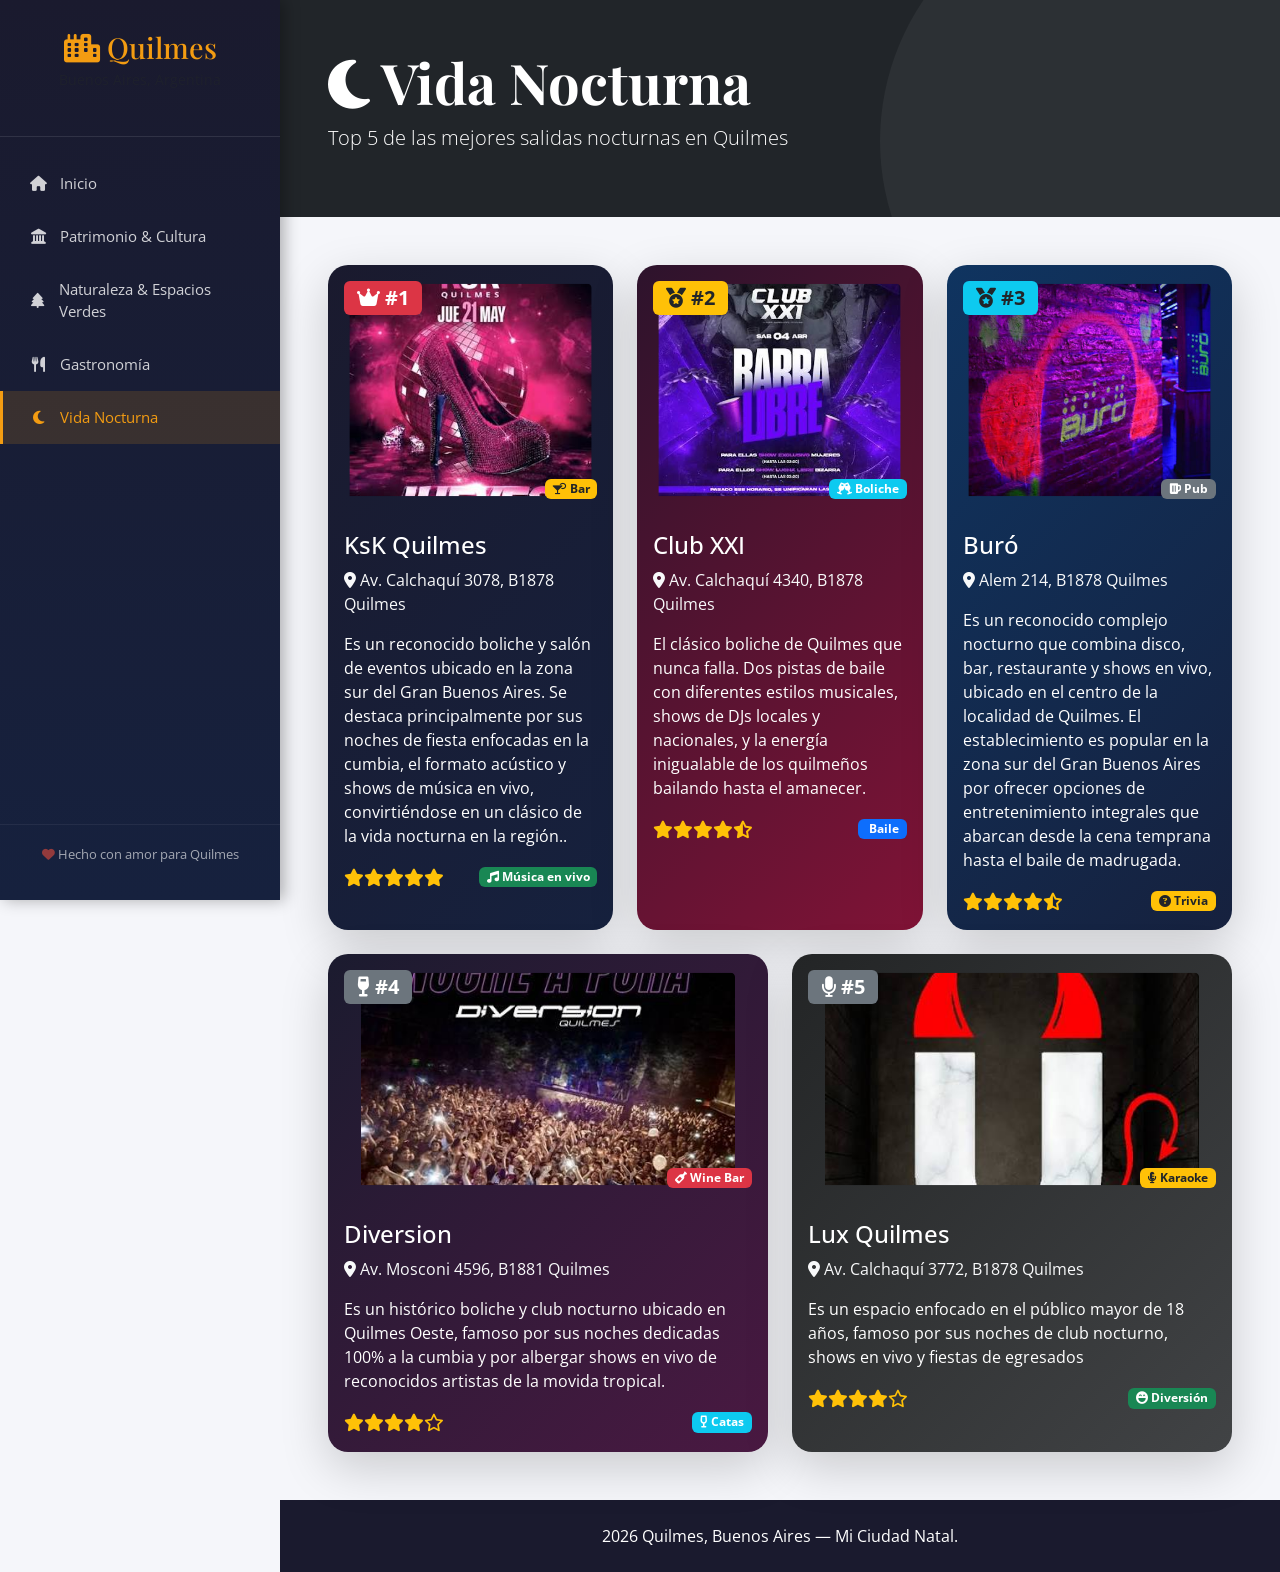
<file: nocturna.html>
<!DOCTYPE html>
<html lang="en">

<head>
    <meta charset="UTF-8">
    <meta name="viewport" content="width=device-width, initial-scale=1.0">
    <link href="https://cdn.jsdelivr.net/npm/bootstrap@5.3.2/dist/css/bootstrap.min.css" rel="stylesheet">
    <link
        href="https://fonts.googleapis.com/css2?family=Playfair+Display:wght@400;700&family=Open+Sans:wght@300;400;600&display=swap"
        rel="stylesheet">
    <link rel="stylesheet" href="https://cdnjs.cloudflare.com/ajax/libs/font-awesome/6.4.0/css/all.min.css">
    <link rel="stylesheet" href="estilo.css">

    <title>Nocturna</title>
</head>

<body>
    <div class="envoltura">
        <!-- Botón de menú hamburguesa (solo visible en móvil) -->
        <button class="boton_menu" id="botonMenu" aria-label="Abrir menú">
            <i class="fas fa-bars"></i>
        </button>

        <!-- Overlay para cerrar el menú al tocar fuera -->
        <div class="overlay" id="overlay"></div>

        <nav class="barra_lateral" id="barraLateral">
            <div class="encabezado_barra">
                <h2><i class="fas fa-city"></i> Quilmes</h2>
                <p class="text-muted">Buenos Aires, Argentina</p>
            </div>
            <ul class="nav flex-column">
                <li class="nav-item"><a class="nav-link" href="index.html"><i class="fas fa-home"></i> Inicio</a></li>
                <li class="nav-item"><a class="nav-link" href="patrimonio.html"><i class="fas fa-landmark"></i>
                        Patrimonio & Cultura</a></li>
                <li class="nav-item"><a class="nav-link" href="naturaleza.html"><i class="fas fa-tree"></i> Naturaleza &
                        Espacios Verdes</a></li>
                <li class="nav-item"><a class="nav-link" href="gastronomia.html"><i class="fas fa-utensils"></i>
                        Gastronomía</a></li>
                <li class="nav-item"><a class="nav-link activo" href="nocturna.html"><i class="fas fa-moon"></i> Vida
                        Nocturna</a></li>
            </ul>
            <div class="pie_barra">
                <p><i class="fas fa-heart"></i> Hecho con amor para Quilmes</p>
            </div>
        </nav>

        <main class="contenido_principal">
            <div class="encabezado_pagina py-5 bg-dark text-white">
                <div class="container-fluid px-5">
                    <h1 class="display-4"><i class="fas fa-moon"></i> Vida Nocturna</h1>
                    <p class="lead">Top 5 de las mejores salidas nocturnas en Quilmes</p>
                </div>
            </div>

            <div class="container-fluid px-5 py-5">
                <div class="row g-4">
                    <!-- Top 1 - KsK Quilmes -->
                    <div class="col-md-6 col-lg-4">
                        <div class="card tarjeta_noche h-100 border-0 shadow-lg text-white"
                            style="background: linear-gradient(135deg, #1a1a2e 0%, #16213e 100%);">
                            <div class="position-relative overflow-hidden" style="height: 250px;">
                                <img src="img/ksk.jfif" class="card-img-top" alt="KsK Quilmes"
                                    style="height: 250px; width: 100%; object-fit: cover; transform: scale(0.85); object-position: center 30%;">
                                <div class="position-absolute top-0 start-0 m-3">
                                    <span class="badge bg-danger fs-5"><i class="fas fa-crown"></i> #1</span>
                                </div>
                                <div class="position-absolute bottom-0 end-0 m-3">
                                    <span class="badge bg-warning text-dark"><i class="fas fa-cocktail"></i> Bar</span>
                                </div>
                            </div>
                            <div class="card-body">
                                <h4 class="card-title">KsK Quilmes</h4>
                                <p class="text-light">
                                    <a href="https://www.google.com/maps/search/?api=1&query=KsK+Quilmes,+Av.+Calchaquí+3078,+Quilmes,+Argentina"
                                        target="_blank" rel="noopener noreferrer"
                                        class="text-decoration-none text-light">
                                        <i class="fas fa-map-marker-alt"></i> Av. Calchaquí 3078, B1878 Quilmes
                                    </a>
                                </p>
                                <p class="card-text">Es un reconocido boliche y salón de eventos ubicado en la zona sur
                                    del Gran Buenos Aires. Se destaca principalmente por sus noches de fiesta enfocadas
                                    en la cumbia, el formato acústico y shows de música en vivo, convirtiéndose en un
                                    clásico de la vida nocturna en la región..</p>
                                <div class="d-flex justify-content-between align-items-center mt-3">
                                    <div class="valoracion text-warning">
                                        <i class="fas fa-star"></i><i class="fas fa-star"></i><i
                                            class="fas fa-star"></i><i class="fas fa-star"></i><i
                                            class="fas fa-star"></i>
                                    </div>
                                    <span class="badge bg-success"><i class="fas fa-music"></i> Música en vivo</span>
                                </div>
                            </div>
                        </div>
                    </div>

                    <!-- Top 2 - Club XXI -->
                    <div class="col-md-6 col-lg-4">
                        <div class="card tarjeta_noche h-100 border-0 shadow-lg text-white"
                            style="background: linear-gradient(135deg, #2d132c 0%, #801336 100%);">
                            <div class="position-relative overflow-hidden" style="height: 250px;">
                                <img src="img/club xxi.jfif" class="card-img-top" alt="Club XXI"
                                    style="height: 250px; width: 100%; object-fit: cover; transform: scale(0.85); object-position: center 30%;">
                                <div class="position-absolute top-0 start-0 m-3">
                                    <span class="badge bg-warning text-dark fs-5"><i class="fas fa-medal"></i> #2</span>
                                </div>
                                <div class="position-absolute bottom-0 end-0 m-3">
                                    <span class="badge bg-info"><i class="fas fa-glass-cheers"></i> Boliche</span>
                                </div>
                            </div>
                            <div class="card-body">
                                <h4 class="card-title">Club XXI</h4>
                                <p class="text-light">
                                    <a href="https://www.google.com/maps/search/?api=1&query=Club+XXI,+Av.+Calchaquí+4340,+Quilmes,+Argentina"
                                        target="_blank" rel="noopener noreferrer"
                                        class="text-decoration-none text-light">
                                        <i class="fas fa-map-marker-alt"></i> Av. Calchaquí 4340, B1878 Quilmes
                                    </a>
                                </p>
                                <p class="card-text">El clásico boliche de Quilmes que nunca falla. Dos pistas de baile
                                    con diferentes estilos musicales, shows de DJs locales y nacionales, y la energía
                                    inigualable de los quilmeños bailando hasta el amanecer.</p>
                                <div class="d-flex justify-content-between align-items-center mt-3">
                                    <div class="valoracion text-warning">
                                        <i class="fas fa-star"></i><i class="fas fa-star"></i><i
                                            class="fas fa-star"></i><i class="fas fa-star"></i><i
                                            class="fas fa-star-half-alt"></i>
                                    </div>
                                    <span class="badge bg-primary"><i class="fas fa-dance"></i> Baile</span>
                                </div>
                            </div>
                        </div>
                    </div>

                    <!-- Top 3 - Buró -->
                    <div class="col-md-6 col-lg-4">
                        <div class="card tarjeta_noche h-100 border-0 shadow-lg text-white"
                            style="background: linear-gradient(135deg, #0f3460 0%, #16213e 100%);">
                            <div class="position-relative overflow-hidden" style="height: 250px;">
                                <img src="img/buro.jfif" class="card-img-top" alt="Buró"
                                    style="height: 250px; width: 100%; object-fit: cover; transform: scale(0.85); object-position: center 30%;">
                                <div class="position-absolute top-0 start-0 m-3">
                                    <span class="badge bg-info text-dark fs-5"><i class="fas fa-medal"></i> #3</span>
                                </div>
                                <div class="position-absolute bottom-0 end-0 m-3">
                                    <span class="badge bg-secondary"><i class="fas fa-beer"></i> Pub</span>
                                </div>
                            </div>
                            <div class="card-body">
                                <h4 class="card-title">Buró</h4>
                                <p class="text-light">
                                    <a href="https://www.google.com/maps/search/?api=1&query=Buró,+Alem+214,+Quilmes,+Argentina"
                                        target="_blank" rel="noopener noreferrer"
                                        class="text-decoration-none text-light">
                                        <i class="fas fa-map-marker-alt"></i> Alem 214, B1878 Quilmes
                                    </a>
                                </p>
                                <p class="card-text"> Es un reconocido complejo nocturno que combina disco, bar,
                                    restaurante y shows en vivo, ubicado en el centro de la localidad de Quilmes. El
                                    establecimiento es popular en la zona sur del Gran Buenos Aires por ofrecer opciones
                                    de entretenimiento integrales que abarcan desde la cena temprana hasta el baile de
                                    madrugada.</p>
                                <div class="d-flex justify-content-between align-items-center mt-3">
                                    <div class="valoracion text-warning">
                                        <i class="fas fa-star"></i><i class="fas fa-star"></i><i
                                            class="fas fa-star"></i><i class="fas fa-star"></i><i
                                            class="fas fa-star-half-alt"></i>
                                    </div>
                                    <span class="badge bg-warning text-dark"><i class="fas fa-question-circle"></i>
                                        Trivia</span>
                                </div>
                            </div>
                        </div>
                    </div>

                    <!-- Top 4 - Diversion -->
                    <div class="col-md-6 col-lg-6">
                        <div class="card tarjeta_noche h-100 border-0 shadow-lg text-white"
                            style="background: linear-gradient(135deg, #1b1b2f 0%, #4a1942 100%);">
                            <div class="position-relative overflow-hidden" style="height: 250px;">
                                <img src="img/diversion.jfif" class="card-img-top" alt="Diversion"
                                    style="height: 250px; width: 100%; object-fit: cover; transform: scale(0.85); object-position: center 30%;">
                                <div class="position-absolute top-0 start-0 m-3">
                                    <span class="badge bg-secondary fs-5"><i class="fas fa-wine-glass"></i> #4</span>
                                </div>
                                <div class="position-absolute bottom-0 end-0 m-3">
                                    <span class="badge bg-danger"><i class="fas fa-wine-bottle"></i> Wine Bar</span>
                                </div>
                            </div>
                            <div class="card-body">
                                <h4 class="card-title">Diversion</h4>
                                <p class="text-light">
                                    <a href="https://www.google.com/maps/search/?api=1&query=Diversion,+Av.+Mosconi+4596,+Quilmes,+Argentina"
                                        target="_blank" rel="noopener noreferrer"
                                        class="text-decoration-none text-light">
                                        <i class="fas fa-map-marker-alt"></i> Av. Mosconi 4596, B1881 Quilmes
                                    </a>
                                </p>
                                <p class="card-text">Es un histórico boliche y club nocturno ubicado en Quilmes Oeste,
                                    famoso por sus noches dedicadas 100% a la cumbia y por albergar shows en vivo de
                                    reconocidos artistas de la movida tropical.</p>
                                <div class="d-flex justify-content-between align-items-center mt-3">
                                    <div class="valoracion text-warning">
                                        <i class="fas fa-star"></i><i class="fas fa-star"></i><i
                                            class="fas fa-star"></i><i class="fas fa-star"></i><i
                                            class="far fa-star"></i>
                                    </div>
                                    <span class="badge bg-info"><i class="fas fa-wine-glass-alt"></i> Catas</span>
                                </div>
                            </div>
                        </div>
                    </div>

                    <!-- Top 5 - Lux Quilmes -->
                    <div class="col-md-6 col-lg-6">
                        <div class="card tarjeta_noche h-100 border-0 shadow-lg text-white"
                            style="background: linear-gradient(135deg, #232526 0%, #414345 100%);">
                            <div class="position-relative overflow-hidden" style="height: 250px;">
                                <img src="img/lux.jfif" class="card-img-top" alt="Lux Quilmes"
                                    style="height: 250px; width: 100%; object-fit: cover; transform: scale(0.85); object-position: center 30%;">
                                <div class="position-absolute top-0 start-0 m-3">
                                    <span class="badge bg-secondary fs-5"><i class="fas fa-microphone"></i> #5</span>
                                </div>
                                <div class="position-absolute bottom-0 end-0 m-3">
                                    <span class="badge bg-warning text-dark"><i class="fas fa-microphone-alt"></i>
                                        Karaoke</span>
                                </div>
                            </div>
                            <div class="card-body">
                                <h4 class="card-title">Lux Quilmes</h4>
                                <p class="text-light">
                                    <a href="https://www.google.com/maps/search/?api=1&query=Lux+Quilmes,+Av.+Calchaquí+3772,+Quilmes,+Argentina"
                                        target="_blank" rel="noopener noreferrer"
                                        class="text-decoration-none text-light">
                                        <i class="fas fa-map-marker-alt"></i> Av. Calchaquí 3772, B1878 Quilmes
                                    </a>
                                </p>
                                <p class="card-text"> Es un espacio enfocado en el público mayor de 18 años, famoso por
                                    sus noches de club nocturno, shows en vivo y fiestas de egresados</p>
                                <div class="d-flex justify-content-between align-items-center mt-3">
                                    <div class="valoracion text-warning">
                                        <i class="fas fa-star"></i><i class="fas fa-star"></i><i
                                            class="fas fa-star"></i><i class="fas fa-star"></i><i
                                            class="far fa-star"></i>
                                    </div>
                                    <span class="badge bg-success"><i class="fas fa-laugh-beam"></i> Diversión</span>
                                </div>
                            </div>
                        </div>
                    </div>
                </div>
            </div>

            <footer class="pie_pagina py-4 bg-dark text-white text-center">
                <div class="container">
                    <p class="mb-0"> 2026 Quilmes, Buenos Aires — Mi Ciudad Natal.</p>
                </div>
            </footer>
        </main>
    </div>
    <script src="https://cdn.jsdelivr.net/npm/bootstrap@5.3.2/dist/js/bootstrap.bundle.min.js"></script>
    <script>
        // Menú hamburguesa
        const botonMenu = document.getElementById('botonMenu');
        const barraLateral = document.getElementById('barraLateral');
        const overlay = document.getElementById('overlay');

        function abrirMenu() {
            barraLateral.classList.add('mostrada');
            overlay.classList.add('activo');
            document.body.style.overflow = 'hidden';
        }

        function cerrarMenu() {
            barraLateral.classList.remove('mostrada');
            overlay.classList.remove('activo');
            document.body.style.overflow = '';
        }

        botonMenu.addEventListener('click', function () {
            if (barraLateral.classList.contains('mostrada')) {
                cerrarMenu();
            } else {
                abrirMenu();
            }
        });

        overlay.addEventListener('click', cerrarMenu);

        // Cerrar menú al hacer clic en un enlace (en móvil)
        document.querySelectorAll('.barra_lateral .nav-link').forEach(function (enlace) {
            enlace.addEventListener('click', function () {
                if (window.innerWidth <= 991) {
                    cerrarMenu();
                }
            });
        });

        // Cerrar menú con la tecla Escape
        document.addEventListener('keydown', function (e) {
            if (e.key === 'Escape' && barraLateral.classList.contains('mostrada')) {
                cerrarMenu();
            }
        });
    </script>
</body>

</html>
</file>
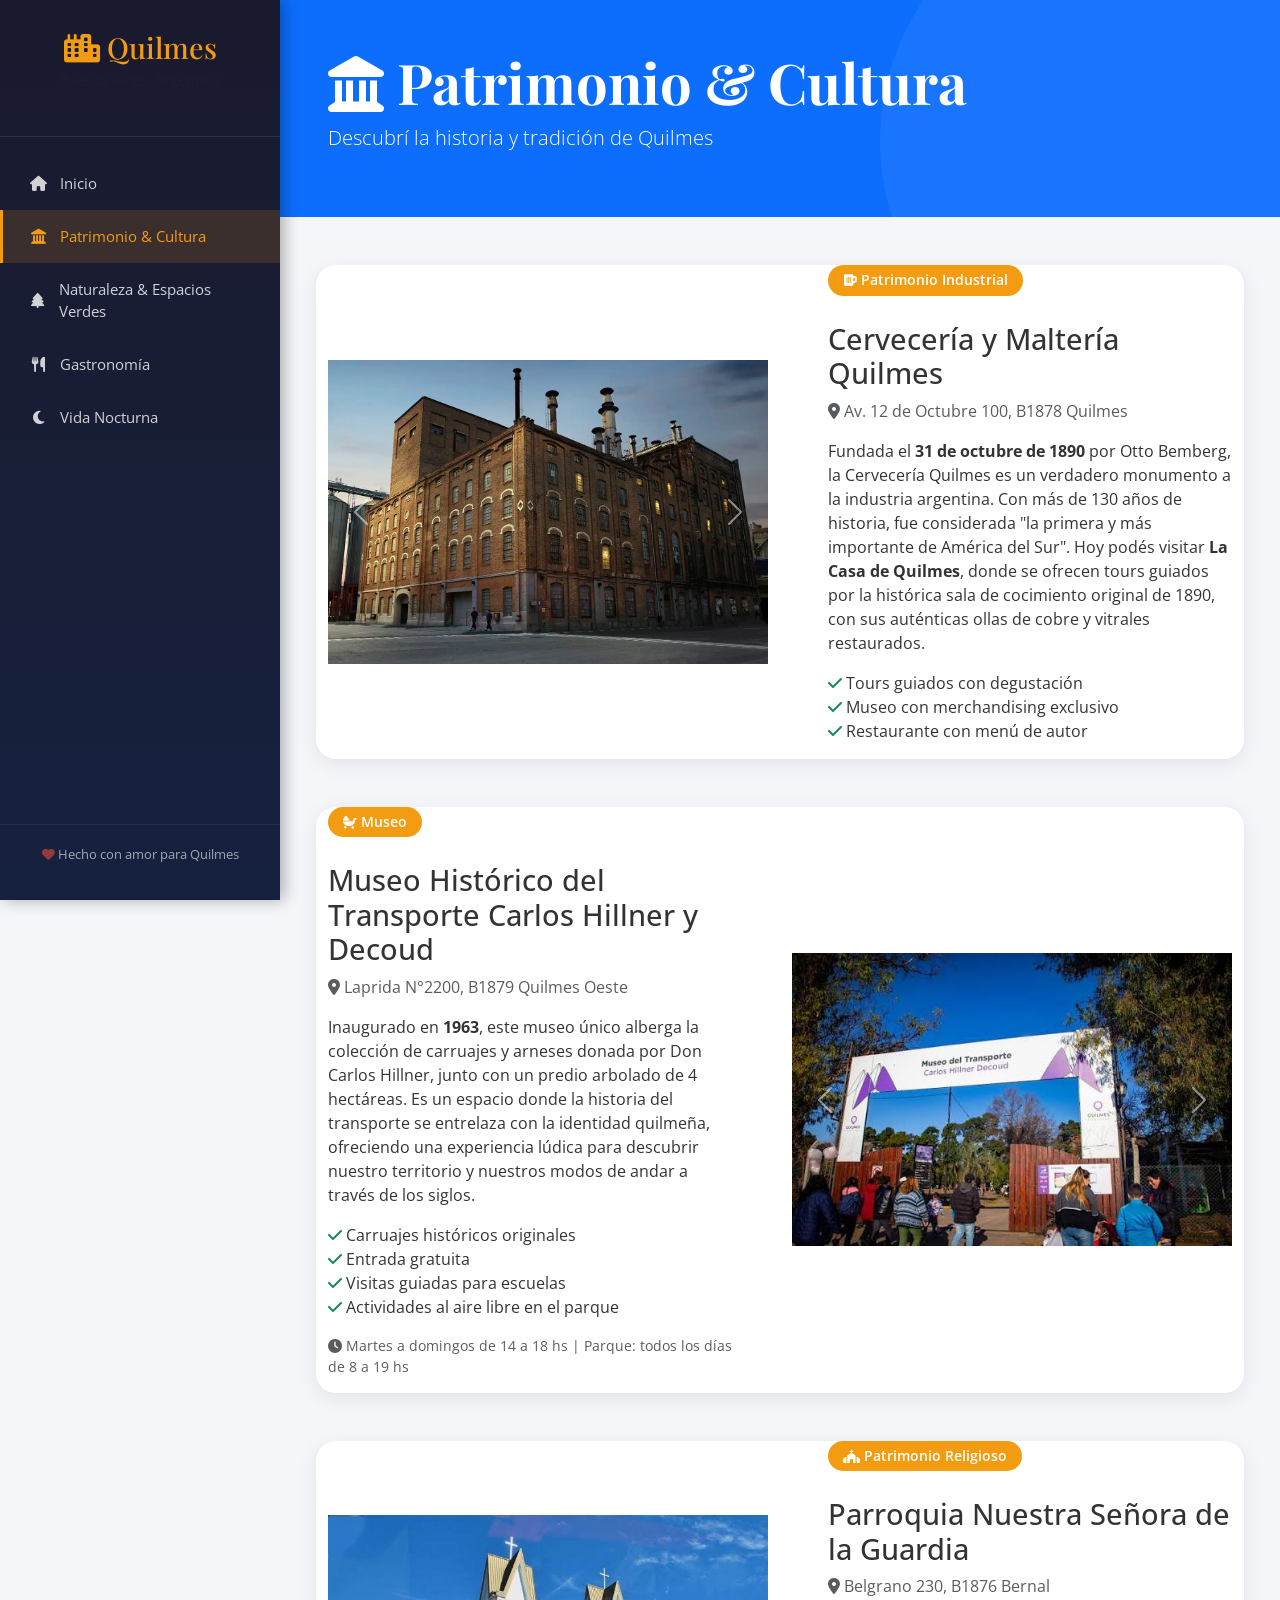
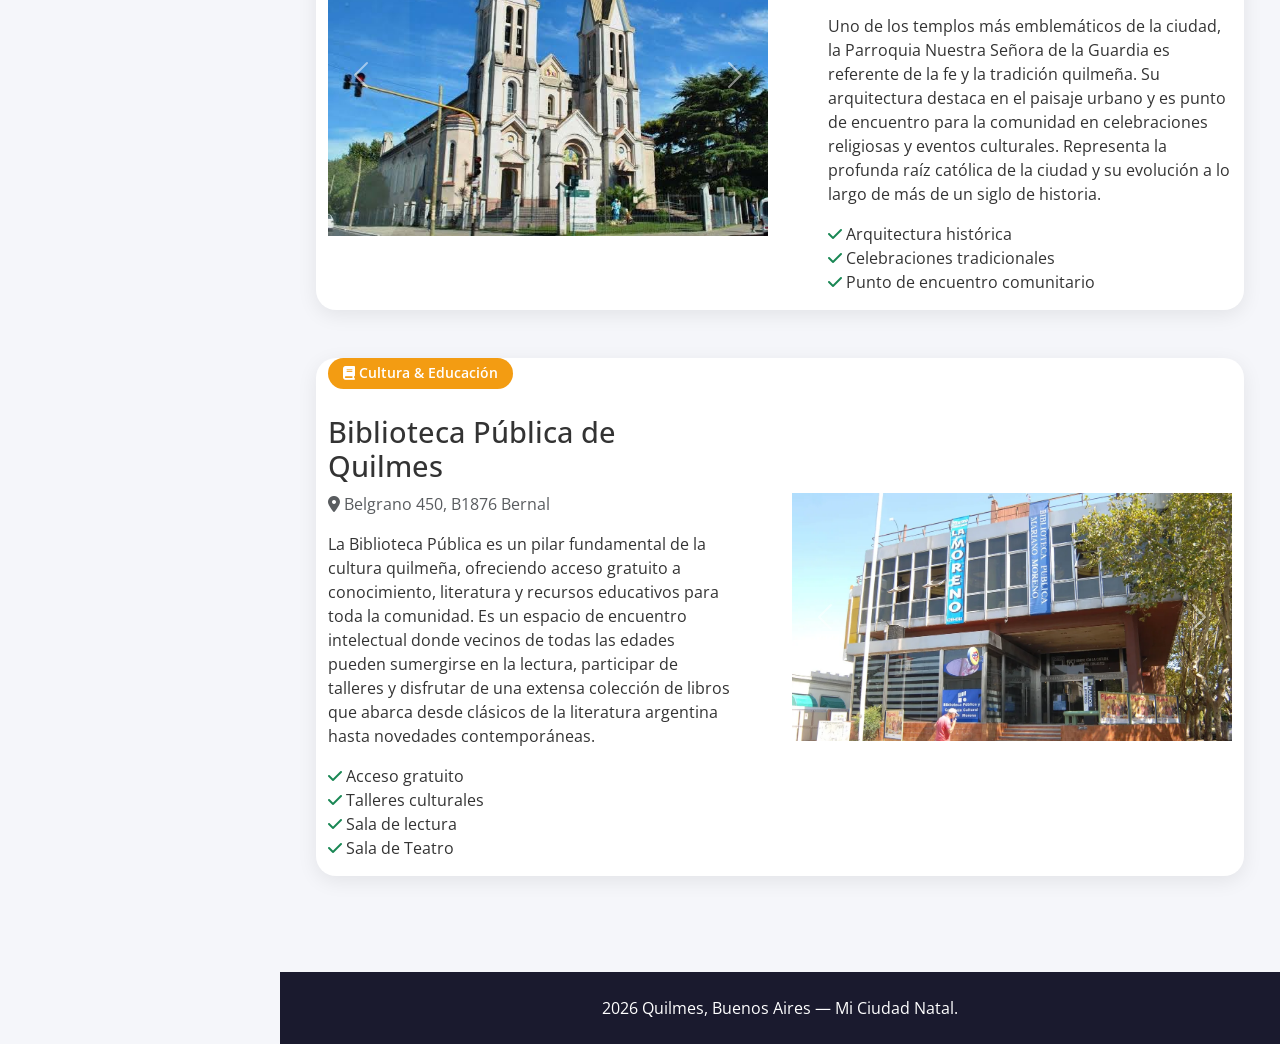
<file: patrimonio.html>
<!DOCTYPE html>
<html lang="es">

<head>
    <meta charset="UTF-8">
    <meta name="viewport" content="width=device-width, initial-scale=1.0">
    <link href="https://cdn.jsdelivr.net/npm/bootstrap@5.3.2/dist/css/bootstrap.min.css" rel="stylesheet">
    <link
        href="https://fonts.googleapis.com/css2?family=Playfair+Display:wght@400;700&family=Open+Sans:wght@300;400;600&display=swap"
        rel="stylesheet">
    <link rel="stylesheet" href="https://cdnjs.cloudflare.com/ajax/libs/font-awesome/6.4.0/css/all.min.css">
    <link rel="stylesheet" href="estilo.css">

    <title>Patrimonio</title>
</head>

<body>
    <div class="envoltura">
        <!-- Botón de menú hamburguesa (solo visible en móvil) -->
        <button class="boton_menu" id="botonMenu" aria-label="Abrir menú">
            <i class="fas fa-bars"></i>
        </button>

        <!-- Overlay para cerrar el menú al tocar fuera -->
        <div class="overlay" id="overlay"></div>

        <nav class="barra_lateral" id="barraLateral">
            <div class="encabezado_barra">
                <h2><i class="fas fa-city"></i> Quilmes</h2>
                <p class="text-muted">Buenos Aires, Argentina</p>
            </div>
            <ul class="nav flex-column">
                <li class="nav-item"><a class="nav-link" href="index.html"><i class="fas fa-home"></i> Inicio</a></li>
                <li class="nav-item"><a class="nav-link activo" href="patrimonio.html"><i class="fas fa-landmark"></i>
                        Patrimonio & Cultura</a></li>
                <li class="nav-item"><a class="nav-link" href="naturaleza.html"><i class="fas fa-tree"></i> Naturaleza &
                        Espacios Verdes</a></li>
                <li class="nav-item"><a class="nav-link" href="gastronomia.html"><i class="fas fa-utensils"></i>
                        Gastronomía</a></li>
                <li class="nav-item"><a class="nav-link" href="nocturna.html"><i class="fas fa-moon"></i> Vida
                        Nocturna</a></li>
            </ul>
            <div class="pie_barra">
                <p><i class="fas fa-heart"></i> Hecho con amor para Quilmes</p>
            </div>
        </nav>

        <main class="contenido_principal">
            <div class="encabezado_pagina py-5 bg-primary text-white">
                <div class="container-fluid px-5">
                    <h1 class="display-4"><i class="fas fa-landmark"></i> Patrimonio & Cultura</h1>
                    <p class="lead">Descubrí la historia y tradición de Quilmes</p>
                </div>
            </div>

            <div class="container-fluid px-5 py-5">
                <!-- Cervecería Quilmes -->
                <div class="row mb-5 align-items-center tarjeta_atraccion">
                    <div class="col-lg-6">
                        <div id="carrusel_cerveceria" class="carousel slide shadow rounded-4 overflow-hidden"
                            data-bs-ride="carousel">
                            <div class="carousel-inner">
                                <div class="carousel-item active">
                                    <img src="img/cerveza-quilmes-fabrica.webp" class="d-block w-100"
                                        alt="Cervecería Quilmes">
                                </div>
                                <div class="carousel-item">
                                    <img src="img/cerveza quilmes.jpg" class="d-block w-100" alt="Proceso cervecero">
                                </div>
                                <div class="carousel-item">
                                    <img src="img/Parque_Cervecero.jpeg" class="d-block w-100" alt="Chopp Quilmes">
                                </div>
                            </div>
                            <button class="carousel-control-prev" type="button" data-bs-target="#carrusel_cerveceria"
                                data-bs-slide="prev">
                                <span class="carousel-control-prev-icon"></span>
                            </button>
                            <button class="carousel-control-next" type="button" data-bs-target="#carrusel_cerveceria"
                                data-bs-slide="next">
                                <span class="carousel-control-next-icon"></span>
                            </button>
                        </div>
                    </div>
                    <div class="col-lg-6 ps-lg-5">
                        <div class="etiqueta_atraccion"><i class="fas fa-beer"></i> Patrimonio Industrial</div>
                        <h2 class="mt-3">Cervecería y Maltería Quilmes</h2>
                        <p class="text-muted">
                            <a href="https://www.google.com/maps/search/?api=1&query=Cervecería+y+Maltería+Quilmes,+Av.+12+de+Octubre+100,+Quilmes,+Argentina"
                                target="_blank" rel="noopener noreferrer" class="text-decoration-none text-muted">
                                <i class="fas fa-map-marker-alt"></i> Av. 12 de Octubre 100, B1878 Quilmes
                            </a>
                        </p>
                        <p>
                            Fundada el <strong>31 de octubre de 1890</strong> por Otto Bemberg, la Cervecería Quilmes es
                            un verdadero monumento a la industria argentina. Con más de 130 años de historia, fue
                            considerada "la primera y más importante de América del Sur". Hoy podés visitar <strong>La
                                Casa de Quilmes</strong>, donde se ofrecen tours guiados por la histórica sala de
                            cocimiento original de 1890, con sus auténticas ollas de cobre y vitrales restaurados.
                        </p>
                        <ul class="list-unstyled">
                            <li><i class="fas fa-check text-success"></i> Tours guiados con degustación</li>
                            <li><i class="fas fa-check text-success"></i> Museo con merchandising exclusivo</li>
                            <li><i class="fas fa-check text-success"></i> Restaurante con menú de autor</li>
                        </ul>

                    </div>
                </div>

                <!-- Museo del Transporte -->
                <div class="row mb-5 align-items-center tarjeta_atraccion flex-row-reverse">
                    <div class="col-lg-6">
                        <div id="carrusel_museo" class="carousel slide shadow rounded-4 overflow-hidden"
                            data-bs-ride="carousel">
                            <div class="carousel-inner">
                                <div class="carousel-item active">
                                    <img src="img/museo del transporte portada.jfif" class="d-block w-100"
                                        alt="Museo del Transporte">
                                </div>
                                <div class="carousel-item">
                                    <img src="img/museo del transporte auto coleccion.jpg" class="d-block w-100"
                                        alt="Carruajes antiguos">
                                </div>
                                <div class="carousel-item">
                                    <img src="img/museo del transporte auto.jpg" class="d-block w-100"
                                        alt="Exhibición auto">
                                </div>
                            </div>
                            <button class="carousel-control-prev" type="button" data-bs-target="#carrusel_museo"
                                data-bs-slide="prev">
                                <span class="carousel-control-prev-icon"></span>
                            </button>
                            <button class="carousel-control-next" type="button" data-bs-target="#carrusel_museo"
                                data-bs-slide="next">
                                <span class="carousel-control-next-icon"></span>
                            </button>
                        </div>
                    </div>
                    <div class="col-lg-6 pe-lg-5">
                        <div class="etiqueta_atraccion"><i class="fas fa-carriage-baby"></i> Museo</div>
                        <h2 class="mt-3">Museo Histórico del Transporte Carlos Hillner y Decoud</h2>
                        <p class="text-muted">
                            <a href="https://www.google.com/maps/search/?api=1&query=Museo+Histórico+del+Transporte,+Laprida+2200,+Quilmes+Oeste,+Argentina"
                                target="_blank" rel="noopener noreferrer" class="text-decoration-none text-muted">
                                <i class="fas fa-map-marker-alt"></i> Laprida N°2200, B1879 Quilmes Oeste
                            </a>
                        </p>
                        <p>
                            Inaugurado en <strong>1963</strong>, este museo único alberga la colección de carruajes y
                            arneses donada por Don Carlos Hillner, junto con un predio arbolado de 4 hectáreas. Es un
                            espacio donde la historia del transporte se entrelaza con la identidad quilmeña, ofreciendo
                            una experiencia lúdica para descubrir nuestro territorio y nuestros modos de andar a través
                            de los siglos.
                        </p>
                        <ul class="list-unstyled">
                            <li><i class="fas fa-check text-success"></i> Carruajes históricos originales</li>
                            <li><i class="fas fa-check text-success"></i> Entrada gratuita</li>
                            <li><i class="fas fa-check text-success"></i> Visitas guiadas para escuelas</li>
                            <li><i class="fas fa-check text-success"></i> Actividades al aire libre en el parque</li>
                        </ul>
                        <p class="text-muted small" style="white-space: nowrap;">
                            <i class="fas fa-clock"></i> Martes a domingos de 14 a 18 hs | Parque: todos los días de 8 a
                            19 hs
                        </p>
                    </div>
                </div>

                <!-- Parroquia Nuestra Señora de la Guardia -->
                <div class="row mb-5 align-items-center tarjeta_atraccion">
                    <div class="col-lg-6">
                        <div id="carrusel_parroquia" class="carousel slide shadow rounded-4 overflow-hidden"
                            data-bs-ride="carousel">
                            <div class="carousel-inner">
                                <div class="carousel-item active">
                                    <img src="img/parroquia portada.jfif" class="d-block w-100" alt="Parroquia">
                                </div>
                                <div class="carousel-item">
                                    <img src="img/parroquia gente.jpeg" class="d-block w-100"
                                        alt="parroquia concentracion">
                                </div>
                                <div class="carousel-item">
                                    <img src="img/parroquia adentro.jpg" class="d-block w-100" alt="Interior iglesia">
                                </div>
                            </div>
                            <button class="carousel-control-prev" type="button" data-bs-target="#carrusel_parroquia"
                                data-bs-slide="prev">
                                <span class="carousel-control-prev-icon"></span>
                            </button>
                            <button class="carousel-control-next" type="button" data-bs-target="#carrusel_parroquia"
                                data-bs-slide="next">
                                <span class="carousel-control-next-icon"></span>
                            </button>
                        </div>
                    </div>
                    <div class="col-lg-6 ps-lg-5">
                        <div class="etiqueta_atraccion"><i class="fas fa-church"></i> Patrimonio Religioso</div>
                        <h2 class="mt-3">Parroquia Nuestra Señora de la Guardia</h2>
                        <p class="text-muted">
                            <a href="https://www.google.com/maps/search/?api=1&query=Parroquia+Nuestra+Señora+de+la+Guardia,+Belgrano+230,+Bernal,+Argentina"
                                target="_blank" rel="noopener noreferrer" class="text-decoration-none text-muted">
                                <i class="fas fa-map-marker-alt"></i> Belgrano 230, B1876 Bernal
                            </a>
                        </p>
                        <p>
                            Uno de los templos más emblemáticos de la ciudad, la Parroquia Nuestra Señora de la Guardia
                            es referente de la fe y la tradición quilmeña. Su arquitectura destaca en el paisaje urbano
                            y es punto de encuentro para la comunidad en celebraciones religiosas y eventos culturales.
                            Representa la profunda raíz católica de la ciudad y su evolución a lo largo de más de un
                            siglo de historia.
                        </p>
                        <ul class="list-unstyled">
                            <li><i class="fas fa-check text-success"></i> Arquitectura histórica</li>
                            <li><i class="fas fa-check text-success"></i> Celebraciones tradicionales</li>
                            <li><i class="fas fa-check text-success"></i> Punto de encuentro comunitario</li>
                        </ul>
                    </div>
                </div>

                <!-- Biblioteca Pública -->
                <div class="row mb-5 align-items-center tarjeta_atraccion flex-row-reverse">
                    <div class="col-lg-6">
                        <div id="carrusel_biblioteca" class="carousel slide shadow rounded-4 overflow-hidden"
                            data-bs-ride="carousel">
                            <div class="carousel-inner">
                                <div class="carousel-item active">
                                    <img src="img/bibioteca portada.webp" class="d-block w-100"
                                        alt="Biblioteca portada">
                                </div>
                                <div class="carousel-item">
                                    <img src="img/bibioteca estanteria.png" class="d-block w-100" alt="Libros antiguos">
                                </div>
                                <div class="carousel-item">
                                    <img src="img/biblioteca gente.jfif" class="d-block w-100" alt="Sala de lectura">
                                </div>
                                <div class="carousel-item">
                                    <img src="img/bibioteca teatro.jpeg" class="d-block w-100" alt="teatro">
                                </div>
                            </div>
                            <button class="carousel-control-prev" type="button" data-bs-target="#carrusel_biblioteca"
                                data-bs-slide="prev">
                                <span class="carousel-control-prev-icon"></span>
                            </button>
                            <button class="carousel-control-next" type="button" data-bs-target="#carrusel_biblioteca"
                                data-bs-slide="next">
                                <span class="carousel-control-next-icon"></span>
                            </button>
                        </div>
                    </div>
                    <div class="col-lg-6 pe-lg-5">
                        <div class="etiqueta_atraccion"><i class="fas fa-book"></i> Cultura & Educación</div>
                        <h2 class="mt-3">Biblioteca Pública de Quilmes</h2>
                        <p class="text-muted">
                            <a href="https://www.google.com/maps/search/?api=1&query=Biblioteca+Pública+Quilmes,+Belgrano+450,+Bernal,+Argentina"
                                target="_blank" rel="noopener noreferrer" class="text-decoration-none text-muted">
                                <i class="fas fa-map-marker-alt"></i> Belgrano 450, B1876 Bernal
                            </a>
                        </p>
                        <p>
                            La Biblioteca Pública es un pilar fundamental de la cultura quilmeña, ofreciendo acceso
                            gratuito a conocimiento, literatura y recursos educativos para toda la comunidad. Es un
                            espacio de encuentro intelectual donde vecinos de todas las edades pueden sumergirse en la
                            lectura, participar de talleres y disfrutar de una extensa colección de libros que abarca
                            desde clásicos de la literatura argentina hasta novedades contemporáneas.
                        </p>
                        <ul class="list-unstyled">
                            <li><i class="fas fa-check text-success"></i> Acceso gratuito</li>
                            <li><i class="fas fa-check text-success"></i> Talleres culturales</li>
                            <li><i class="fas fa-check text-success"></i> Sala de lectura</li>
                            <li><i class="fas fa-check text-success"></i> Sala de Teatro</li>
                        </ul>
                    </div>
                </div>
            </div>

            <footer class="pie_pagina py-4 bg-dark text-white text-center">
                <div class="container">
                    <p class="mb-0"> 2026 Quilmes, Buenos Aires — Mi Ciudad Natal.</p>
                </div>
            </footer>
        </main>
    </div>
    <script src="https://cdn.jsdelivr.net/npm/bootstrap@5.3.2/dist/js/bootstrap.bundle.min.js"></script>
    <script>
        const botonMenu = document.getElementById('botonMenu');
        const barraLateral = document.getElementById('barraLateral');
        const overlay = document.getElementById('overlay');

        function abrirMenu() {
            barraLateral.classList.add('mostrada');
            overlay.classList.add('activo');
            document.body.style.overflow = 'hidden';
        }

        function cerrarMenu() {
            barraLateral.classList.remove('mostrada');
            overlay.classList.remove('activo');
            document.body.style.overflow = '';
        }

        botonMenu.addEventListener('click', function () {
            if (barraLateral.classList.contains('mostrada')) {
                cerrarMenu();
            } else {
                abrirMenu();
            }
        });

        overlay.addEventListener('click', cerrarMenu);

        document.querySelectorAll('.barra_lateral .nav-link').forEach(function (enlace) {
            enlace.addEventListener('click', function () {
                if (window.innerWidth <= 991) {
                    cerrarMenu();
                }
            });
        });

        document.addEventListener('keydown', function (e) {
            if (e.key === 'Escape' && barraLateral.classList.contains('mostrada')) {
                cerrarMenu();
            }
        });
        function ajustarCarrusel() {
            const carruseles = document.querySelectorAll('.carousel');
            carruseles.forEach(function (carrusel) {
                const inner = carrusel.querySelector('.carousel-inner');
                const items = carrusel.querySelectorAll('.carousel-item');
                const imagenes = carrusel.querySelectorAll('.carousel-item img');

                // Ajustar inner
                if (inner) {
                    inner.style.width = '100%';
                    inner.style.position = 'relative';
                    inner.style.aspectRatio = window.innerWidth <= 576 ? '1/1' :
                        window.innerWidth <= 768 ? '4/3' : '16/9';
                }

                // Ajustar items
                items.forEach(function (item) {
                    item.style.width = '100%';
                    item.style.height = '100%';
                    item.style.position = 'absolute';
                    item.style.top = '0';
                    item.style.left = '0';
                });

                // Ajustar imágenes - ESTO ES LO IMPORTANTE
                imagenes.forEach(function (img) {
                    img.style.width = '100%';
                    img.style.height = '100%';
                    img.style.objectFit = 'contain';
                    img.style.objectPosition = 'center';
                    img.style.display = 'block';
                });
            });
        }

        // Ejecutar al cargar y al redimensionar
        window.addEventListener('load', ajustarCarrusel);
        window.addEventListener('resize', ajustarCarrusel);
    </script>

</body>

</html>
</file>
<file: estilo.css>
:root {
    --color_primario: #1a5276;
    --color_secundario: #2874a6;
    --color_acento: #f39c12;
    --color_oscuro: #1a1a2e;
    --color_claro: #f8f9fa;
    --ancho_barra_lateral: 280px;
    --fuente_titulos: 'Playfair Display', serif;
    --fuente_cuerpo: 'Open Sans', sans-serif;
}

* {
    margin: 0;
    padding: 0;
    box-sizing: border-box;
}

body {
    font-family: var(--fuente_cuerpo);
    background-color: #f5f6fa;
    color: #333;
    overflow-x: hidden;
}

/* ============================================
   ESTRUCTURA GENERAL
   ============================================ */

.envoltura {
    display: flex;
    min-height: 100vh;
}

/* ============================================
   BOTÓN HAMBURGUESA (solo visible en móvil)
   ============================================ */

.boton_menu {
    display: none;
    position: fixed;
    top: 15px;
    left: 15px;
    z-index: 1100;
    background: var(--color_oscuro);
    color: white;
    border: none;
    width: 45px;
    height: 45px;
    border-radius: 8px;
    font-size: 1.3rem;
    cursor: pointer;
    box-shadow: 0 2px 10px rgba(0, 0, 0, 0.3);
    align-items: center;
    justify-content: center;
}

.boton_menu:hover {
    background: var(--color_acento);
}

/* ============================================
   OVERLAY (fondo oscuro al abrir menú en móvil)
   ============================================ */

.overlay {
    display: none;
    position: fixed;
    top: 0;
    left: 0;
    width: 100%;
    height: 100%;
    background: rgba(0, 0, 0, 0.5);
    z-index: 999;
    opacity: 0;
    transition: opacity 0.3s ease;
}

.overlay.activo {
    display: block;
    opacity: 1;
}

/* ============================================
   BARRA LATERAL (Navegación)
   ============================================ */

.barra_lateral {
    width: var(--ancho_barra_lateral);
    background: linear-gradient(180deg, var(--color_oscuro) 0%, #16213e 100%);
    color: white;
    position: fixed;
    height: 100vh;
    overflow-y: auto;
    z-index: 1000;
    display: flex;
    flex-direction: column;
    box-shadow: 4px 0 15px rgba(0, 0, 0, 0.3);
    transition: transform 0.3s ease;
}

.encabezado_barra {
    padding: 30px 20px;
    text-align: center;
    border-bottom: 1px solid rgba(255, 255, 255, 0.1);
}

.encabezado_barra h2 {
    font-family: var(--fuente_titulos);
    font-size: 1.8rem;
    margin-bottom: 5px;
    color: var(--color_acento);
}

.encabezado_barra p {
    font-size: 0.85rem;
    opacity: 0.7;
}

.barra_lateral .nav {
    flex: 1;
    padding: 20px 0;
}

.barra_lateral .nav-link {
    color: rgba(255, 255, 255, 0.8);
    padding: 15px 25px;
    font-size: 0.95rem;
    transition: all 0.3s ease;
    border-left: 3px solid transparent;
    display: flex;
    align-items: center;
    gap: 12px;
}

.barra_lateral .nav-link:hover {
    background: rgba(255, 255, 255, 0.05);
    color: white;
    border-left-color: var(--color_acento);
    padding-left: 30px;
}

.barra_lateral .nav-link.activo {
    background: rgba(243, 156, 18, 0.15);
    color: var(--color_acento);
    border-left-color: var(--color_acento);
}

.barra_lateral .nav-link i {
    width: 20px;
    text-align: center;
}

.pie_barra {
    padding: 20px;
    text-align: center;
    border-top: 1px solid rgba(255, 255, 255, 0.1);
    font-size: 0.8rem;
    opacity: 0.6;
}

.pie_barra i {
    color: #e74c3c;
}

/* ============================================
   CONTENIDO PRINCIPAL
   ============================================ */

.contenido_principal {
    margin-left: var(--ancho_barra_lateral);
    flex: 1;
    min-height: 100vh;
}

/* ============================================
   SECCIÓN HERO (Portada)
   ============================================ */

.seccion_hero {
    position: relative;
    height: 100vh;
    background: url('img/estacion\ de\ quilmes.webp') center/cover no-repeat;
    display: flex;
    align-items: center;
    justify-content: center;
    text-align: center;
    color: white;
}

.capa_superpuesta {
    position: absolute;
    top: 0;
    left: 0;
    right: 0;
    bottom: 0;
    background: linear-gradient(135deg, rgba(26, 82, 118, 0.55) 0%, rgba(22, 33, 62, 0.65) 100%);
}

.contenido_hero {
    position: relative;
    z-index: 2;
}

.contenido_hero h1 {
    font-family: var(--fuente_titulos);
    font-size: 5rem;
    font-weight: 700;
    text-shadow: 2px 2px 10px rgba(0, 0, 0, 0.5);
    margin-bottom: 15px;
    animation: aparecerDesdeAbajo 1s ease;
}

.contenido_hero .lead {
    font-size: 1.5rem;
    font-weight: 300;
    opacity: 0.9;
    animation: aparecerDesdeAbajo 1s ease 0.3s both;
}

@keyframes aparecerDesdeAbajo {
    from {
        opacity: 0;
        transform: translateY(30px);
    }

    to {
        opacity: 1;
        transform: translateY(0);
    }
}

/* ============================================
   SECCIONES GENERALES
   ============================================ */

.titulo_seccion {
    font-family: var(--fuente_titulos);
    font-size: 2.5rem;
    color: var(--color_oscuro);
    margin-bottom: 30px;
    position: relative;
    padding-bottom: 15px;
}

.titulo_seccion::after {
    content: '';
    position: absolute;
    bottom: 0;
    left: 0;
    width: 60px;
    height: 4px;
    background: var(--color_acento);
    border-radius: 2px;
}

.titulo_seccion.text-center::after {
    left: 50%;
    transform: translateX(-50%);
}

.seccion_info {
    background: white;
}

.estadisticas h3 {
    font-family: var(--fuente_titulos);
    font-size: 2.2rem;
    color: var(--color_primario);
    margin-bottom: 5px;
}

.estadisticas p {
    font-size: 0.9rem;
    color: #666;
    text-transform: uppercase;
    letter-spacing: 1px;
}

.contenedor_mapa {
    border-radius: 15px;
    overflow: hidden;
    box-shadow: 0 10px 30px rgba(0, 0, 0, 0.1);
}

/* ============================================
   TARJETAS DE CATEGORÍA
   ============================================ */

.tarjeta_categoria {
    text-decoration: none;
    color: inherit;
    transition: transform 0.3s ease;
    display: block;
}

.tarjeta_categoria:hover {
    transform: translateY(-10px);
}

.tarjeta_categoria .card {
    border-radius: 15px;
    transition: box-shadow 0.3s ease;
}

.tarjeta_categoria:hover .card {
    box-shadow: 0 15px 40px rgba(0, 0, 0, 0.15) !important;
}

.tarjeta_categoria i {
    transition: transform 0.3s ease;
}

.tarjeta_categoria:hover i {
    transform: scale(1.1);
}

/* ============================================
   ENCABEZADO DE PÁGINA
   ============================================ */

.encabezado_pagina {
    position: relative;
    overflow: hidden;
}

.encabezado_pagina::before {
    content: '';
    position: absolute;
    top: -50%;
    right: -10%;
    width: 500px;
    height: 500px;
    background: rgba(255, 255, 255, 0.05);
    border-radius: 50%;
}

.encabezado_pagina h1 {
    font-family: var(--fuente_titulos);
    font-weight: 700;
}

/* ============================================
   TARJETAS DE ATRACCIONES
   ============================================ */

.tarjeta_atraccion {
    background: white;
    border-radius: 20px;
    padding: 0;
    box-shadow: 0 5px 20px rgba(0, 0, 0, 0.08);
    overflow: hidden;
    transition: transform 0.3s ease;
}

.tarjeta_atraccion:hover {
    transform: translateY(-5px);
    box-shadow: 0 15px 40px rgba(0, 0, 0, 0.12);
}

.etiqueta_atraccion {
    display: inline-block;
    background: var(--color_acento);
    color: white;
    padding: 5px 15px;
    border-radius: 20px;
    font-size: 0.85rem;
    font-weight: 600;
    margin-bottom: 10px;
}

/* ============================================
   TARJETAS DE RESTAURANTES
   ============================================ */

.tarjeta_restaurante {
    border-radius: 20px;
    overflow: hidden;
    transition: transform 0.3s ease;
}

.tarjeta_restaurante:hover {
    transform: translateY(-8px);
}

.tarjeta_restaurante .card-img-top {
    transition: transform 0.5s ease;
}

.tarjeta_restaurante:hover .card-img-top {
    transform: scale(1.05);
}

.valoracion {
    font-size: 1.1rem;
}



/* ============================================
   TARJETAS DE VIDA NOCTURNA
   ============================================ */

.tarjeta_noche {
    border-radius: 20px;
    overflow: hidden;
    transition: transform 0.3s ease;
    border: 1px solid rgba(255, 255, 255, 0.1);
}

.tarjeta_noche:hover {
    transform: translateY(-8px);
    box-shadow: 0 20px 50px rgba(0, 0, 0, 0.4);
}

.tarjeta_noche .card-img-top {
    transition: transform 0.5s ease, opacity 0.3s ease;
}

.tarjeta_noche:hover .card-img-top {
    transform: scale(1.05);
    opacity: 1 !important;
}

/* ============================================
   VIDEO
   ============================================ */

.seccion_video {
    background: linear-gradient(135deg, #f8f9fa 0%, #e9ecef 100%);
}

/* ============================================
   PIE DE PÁGINA
   ============================================ */

.pie_pagina {
    background: var(--color_oscuro) !important;
}

/* ============================================
   UTILIDADES
   ============================================ */

.texto_justificado {
    text-align: justify;
}

/* ============================================
   RESPONSIVE
   ============================================ */

@media (max-width: 991px) {
    .boton_menu {
        display: flex;
    }

    .barra_lateral {
        transform: translateX(-100%);
    }

    .barra_lateral.mostrada {
        transform: translateX(0);
    }

    .contenido_principal {
        margin-left: 0;
    }

    .contenido_hero h1 {
        font-size: 3rem;
    }
}

@media (max-width: 768px) {
    .contenido_hero h1 {
        font-size: 2.5rem;
    }

    .titulo_seccion {
        font-size: 2rem;
    }
}
/* ============================================
   CARRUSEL RESPONSIVO - Patrimonio
   ============================================ */

/* Resetear TODO lo que Bootstrap pone en el carrusel */
.carousel,
.carousel-inner,
.carousel-item,
.carousel-item.active {
    all: unset !important;
    box-sizing: border-box !important;
}

/* Reconstruir el carrusel desde cero */
.carousel {
    display: block !important;
    width: 100% !important;
    max-width: 100% !important;
    overflow: hidden !important;
    position: relative !important;
}

.carousel-inner {
    display: block !important;
    width: 100% !important;
    position: relative !important;
    aspect-ratio: 16 / 9 !important;
}

.carousel-item {
    display: none !important;
    width: 100% !important;
    height: 100% !important;
    position: absolute !important;
    top: 0 !important;
    left: 0 !important;
}

.carousel-item.active {
    display: block !important;
}

/* Las imágenes */
.carousel-item img,
.carousel-item.active img {
    width: 100% !important;
    height: 100% !important;
    object-fit: contain !important;
    object-position: center !important;
    display: block !important;
}

/* Móvil */
@media (max-width: 768px) {
    .carousel-inner {
        aspect-ratio: 4 / 3 !important;
    }
}

@media (max-width: 576px) {
    .carousel-inner {
        aspect-ratio: 1 / 1 !important;
    }
}
/* Títulos patrimonio y cultura*/
.tarjeta_atraccion h2 {
    word-wrap: break-word !important;
    overflow-wrap: break-word !important;
    hyphens: auto !important;
    font-size: 1.8rem !important;
}

/* Textos con white-space: nowrap  */
.tarjeta_atraccion p,
.tarjeta_atraccion .text-muted,
.tarjeta_atraccion .small {
    white-space: normal !important;
    word-wrap: break-word !important;
    overflow-wrap: break-word !important;
}

/* En móvil: títulos más chicos */
@media (max-width: 768px) {
    .tarjeta_atraccion h2 {
        font-size: 1.4rem !important;
    }
}

@media (max-width: 576px) {
    .tarjeta_atraccion h2 {
        font-size: 1.2rem !important;
    }
}
</file>
